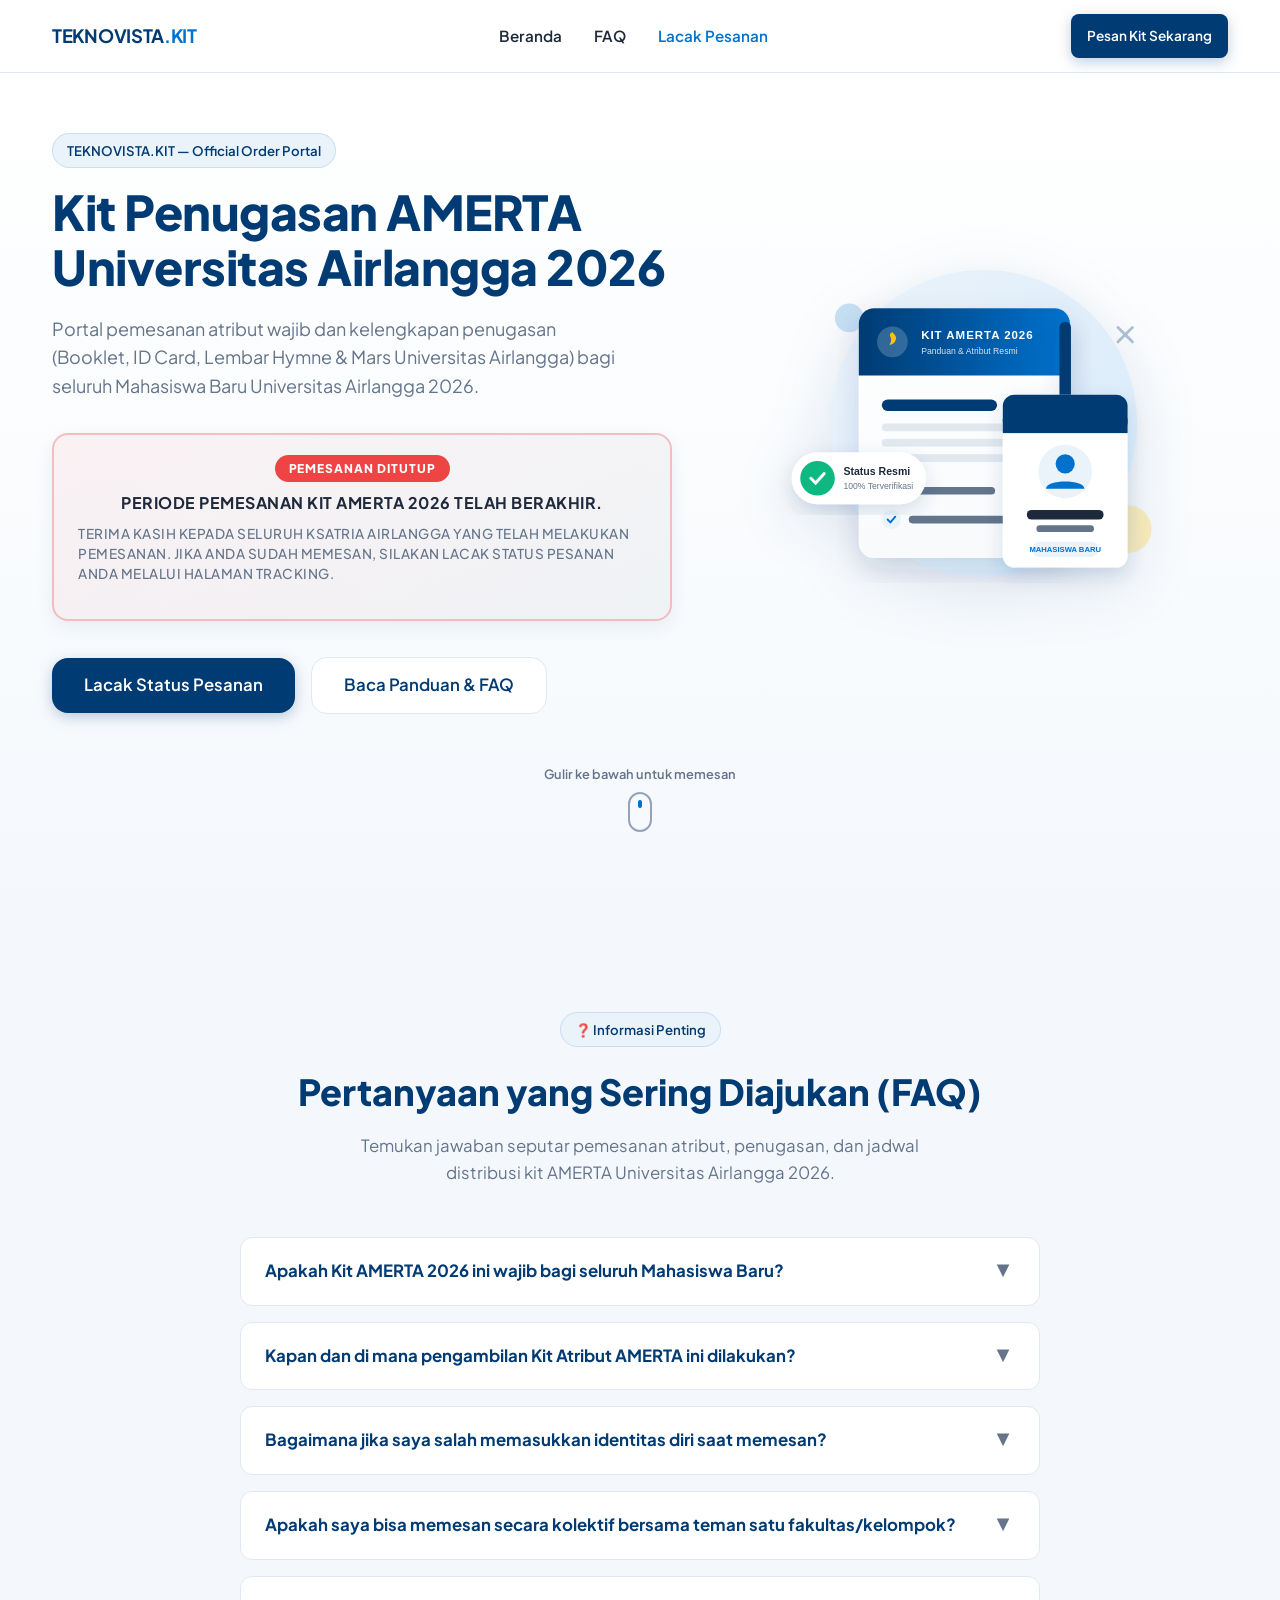
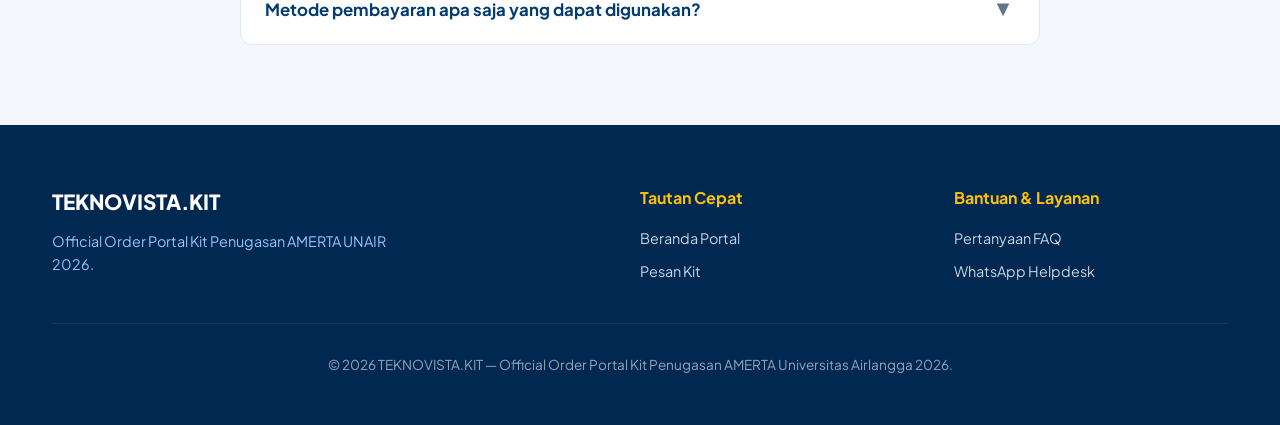
<file: index.html>
<!DOCTYPE html>
<html lang="id">
<head>
  <meta charset="UTF-8" />
  <meta name="viewport" content="width=device-width, initial-scale=1.0" />
  <title>TEKNOVISTA.KIT</title>
  <meta name="description" content="TEKNOVISTA.KIT — Official Order Portal Kit Penugasan AMERTA Universitas Airlangga 2026. Pesan atribut resmi dan paket lengkap dengan mudah." />
  <meta name="keywords" content="TEKNOVISTA.KIT, AMERTA 2026, Universitas Airlangga, UNAIR, Mahasiswa Baru, Ospek UNAIR, Kit Penugasan" />
  <link rel="preconnect" href="https://fonts.googleapis.com" />
  <link rel="preconnect" href="https://fonts.gstatic.com" crossorigin />
  <link rel="stylesheet" href="https://fonts.googleapis.com/css2?family=Plus+Jakarta+Sans:wght@400;500;600;700;800&display=swap" />
  <link rel="stylesheet" href="css/style.css" />
  <link rel="icon" type="image/x-icon" href="assets/icons/teknovista.webp">
  <!-- Open Graph / Facebook / WhatsApp Meta Tags -->
  <meta property="og:type" content="website" />
  <meta property="og:url" content="https://teknovistakit.vercel.app/" />
  <meta property="og:title" content="TEKNOVISTA.KIT — Official Order Portal Kit Penugasan AMERTA Universitas Airlangga 2026" />
  <meta property="og:description" content="Pesan atribut resmi dan paket lengkap kit penugasan AMERTA Universitas Airlangga 2026 dengan mudah dan cepat melalui portal resmi TEKNOVISTA.KIT." />
</head>
<body>

  <!-- =========================================================================
       NAVIGATION BAR
       ========================================================================= -->
  <nav class="navbar" role="navigation" aria-label="Navigasi Utama">
    <div class="container">
      <a href="#" class="brand-link" aria-label="Beranda TEKNOVISTA.KIT">
        <!-- <img src="assets/images/logo-unair-amerta.svg" alt="Logo TEKNOVISTA.KIT" /> -->
        <span class="font-bold text-primary" style="font-size: 1.15rem; letter-spacing: -0.3px;">TEKNOVISTA<span class="text-accent">.KIT</span></span>
      </a>
      <ul class="nav-links">
        <li><a href="#hero-section">Beranda</a></li>
        <li><a href="#faq-section">FAQ</a></li>
        <li><a href="tracking.html" style="color: var(--accent);">Lacak Pesanan</a></li>
      </ul>
      <a href="#order-section" class="btn btn-primary btn-sm">Pesan Kit Sekarang</a>
    </div>
  </nav>

  <!-- =========================================================================
       HERO SECTION
       ========================================================================= -->
  <header class="hero" id="hero-section">
    <div class="container hero-grid">
      <div class="hero-content">
        <div class="badge">TEKNOVISTA.KIT — Official Order Portal</div>
        <h1>Kit Penugasan AMERTA Universitas Airlangga 2026</h1>
        <p class="subtitle">
          Portal pemesanan atribut wajib dan kelengkapan penugasan (Booklet, ID Card, Lembar Hymne & Mars Universitas Airlangga) bagi seluruh Mahasiswa Baru Universitas Airlangga 2026.
        </p>

        <!-- Order Closed Notice -->
        <div class="countdown-container" aria-label="Masa pemesanan telah berakhir" style="border: 2px solid rgba(239, 68, 68, 0.3); background: linear-gradient(135deg, rgba(239, 68, 68, 0.06) 0%, rgba(107, 114, 128, 0.06) 100%);">
          <div class="countdown-header" style="flex-direction: column; gap: 8px;">
            <span style="background: var(--error, #ef4444); color: white; padding: 4px 14px; border-radius: 999px; font-size: 0.75rem; font-weight: 800; letter-spacing: 0.08em; text-transform: uppercase;">PEMESANAN DITUTUP</span>
            <span style="font-size: 1rem; font-weight: 700; color: var(--text-main);">Periode pemesanan Kit AMERTA 2026 telah berakhir.</span>
            <span style="font-size: 0.85rem; color: var(--text-muted); font-weight: 500; line-height: 1.5;">Terima kasih kepada seluruh Ksatria Airlangga yang telah melakukan pemesanan. Jika Anda sudah memesan, silakan lacak status pesanan Anda melalui halaman Tracking.</span>
          </div>
        </div>

        <div class="hero-actions">
          <a href="tracking.html" class="btn btn-primary btn-lg">Lacak Status Pesanan</a>
          <a href="#faq-section" class="btn btn-secondary btn-lg">Baca Panduan &amp; FAQ</a>
        </div>
      </div>

      <div class="hero-visual">
        <img src="assets/images/hero-illustration.svg" alt="Ilustrasi Kit Penugasan AMERTA 2026" width="500" height="380" fetchpriority="high" />
      </div>
    </div>

    <!-- Scroll Indicator -->
    <div class="scroll-indicator" aria-hidden="true">
      <span>Gulir ke bawah untuk memesan</span>
      <div class="scroll-mouse">
        <div class="scroll-wheel"></div>
      </div>
    </div>
  </header>

  <!-- =========================================================================
       MAIN CONTENT
       ========================================================================= -->
  <main>

    <!-- MULTI-STEP ORDER WIZARD SECTION (ORDER CLOSED) -->
    <section class="section-padding" id="order-section" aria-label="Pemesanan Ditutup" style="display: none;">
      <div class="container">
        <div class="section-header text-center">
          <div class="badge">⚡ Pemesanan Cepat nan Gercep</div>
          <h2>Portal Pemesanan Resmi TEKNOVISTA.KIT</h2>
          <p>Pilih atribut atau paket bundle, isi data diri Anda, dan konfirmasi bukti pembayaran dalam beberapa langkah mudah.</p>
        </div>

        <div class="wizard-section">
          <!-- Wizard Progress Bar -->
          <div class="wizard-progress-bar">
            <ol class="steps-list" aria-label="Progres Langkah Pemesanan">
              <li class="step-item active" data-step="1">
                <div class="step-circle">1</div>
                <span class="step-label">Pilih Atribut</span>
              </li>
              <li class="step-item" data-step="2">
                <div class="step-circle">2</div>
                <span class="step-label">Data Mahasiswa</span>
              </li>
              <li class="step-item" data-step="3">
                <div class="step-circle">3</div>
                <span class="step-label">Pembayaran</span>
              </li>
              <li class="step-item" data-step="4">
                <div class="step-circle">4</div>
                <span class="step-label">Konfirmasi</span>
              </li>
              <li class="step-item" data-step="5">
                <div class="step-circle">5</div>
                <span class="step-label">Selesai</span>
              </li>
            </ol>
          </div>

          <!-- Wizard Content Panels -->
          <div class="wizard-content">

            <!-- STEP 1: PRODUCT SELECTION -->
            <div class="step-panel active" id="wizardStepPanel-1">
              <div class="panel-header">
                <h3>Pilihan Atribut &amp; Paket Penugasan</h3>
                <p>Anda dapat memilih Paket Bundle Lengkap untuk penghematan maksimal, atau memilih produk secara satuan sesuai kebutuhan Anda.</p>
              </div>

              <!-- Bundle Banner -->
              <div class="bundle-banner" id="step1BundleBanner">
                <!-- Populated dynamically -->
              </div>

              <h4 style="font-size:1.1rem; font-weight:700; color:var(--primary); margin-bottom:16px;">Atribut Satuan (Non-Bundle)</h4>
              <div class="selection-grid" id="step1ProductsGrid">
                <!-- Populated dynamically -->
              </div>

              <!-- Live Summary Bar -->
              <div class="summary-live-bar">
                <div>
                  <div class="total-label" id="liveSummaryLabel">Terpilih: Belum ada produk</div>
                  <div style="font-size:0.8rem; color:var(--text-muted);">Harga sudah termasuk pajak &amp; biaya admin</div>
                </div>
                <div>
                  <span class="total-amount" id="liveSummaryAmount">Rp 0</span>
                </div>
              </div>
            </div>

            <!-- STEP 2: PARTICIPANT DATA -->
            <div class="step-panel" id="wizardStepPanel-2">
              <div class="panel-header">
                <h3>Identitas Ksatria Airlangga</h3>
                <p>Pastikan nama dan NIM sesuai dengan pendaftaran resmi penerimaan mahasiswa baru Universitas Airlangga.</p>
              </div>

              <form id="formParticipant" onsubmit="return false;">
                <div class="form-grid">
                  <div class="form-group">
                    <label class="form-label" for="input-nama">
                      <span>Nama Lengkap (Sesuai KTM / KTP) <span class="required-mark">*</span></span>
                    </label>
                    <input type="text" id="input-nama" class="form-input" placeholder="Contoh: Airlangga Satria Nusantara" />
                    <div class="error-message" id="error-input-nama"></div>
                  </div>

                  <div class="form-group">
                    <label class="form-label" for="input-nim">
                      <span>Nomor Induk Mahasiswa (NIM) <span class="required-mark">*</span></span>
                    </label>
                    <input type="text" id="input-nim" class="form-input" placeholder="Contoh: 102611133001" />
                    <div class="error-message" id="error-input-nim"></div>
                  </div>

                  <div class="form-group">
                    <label class="form-label" for="input-fakultas">
                      <span>Fakultas <span class="required-mark">*</span></span>
                    </label>
                    <select id="input-fakultas" class="form-select">
                      <option value="">-- Pilih Fakultas --</option>
                      <option value="Fakultas Kedokteran">Fakultas Kedokteran (FK)</option>
                      <option value="Fakultas Kedokteran Gigi">Fakultas Kedokteran Gigi (FKG)</option>
                      <option value="Fakultas Hukum">Fakultas Hukum (FH)</option>
                      <option value="Fakultas Ekonomi dan Bisnis">Fakultas Ekonomi dan Bisnis (FEB)</option>
                      <option value="Fakultas Farmasi">Fakultas Farmasi (FF)</option>
                      <option value="Fakultas Kedokteran Hewan">Fakultas Kedokteran Hewan (FKH)</option>
                      <option value="Fakultas Ilmu Sosial dan Ilmu Politik">Fakultas Ilmu Sosial dan Ilmu Politik (FISIP)</option>
                      <option value="Fakultas Sains dan Teknologi">Fakultas Sains dan Teknologi (FST)</option>
                      <option value="Fakultas Kesehatan Masyarakat">Fakultas Kesehatan Masyarakat (FKM)</option>
                      <option value="Fakultas Psikologi">Fakultas Psikologi (FPsi)</option>
                      <option value="Fakultas Ilmu Budaya">Fakultas Ilmu Budaya (FIB)</option>
                      <option value="Fakultas Keperawatan">Fakultas Keperawatan (FKp)</option>
                      <option value="Fakultas Perikanan dan Kelautan">Fakultas Perikanan dan Kelautan (FPK)</option>
                      <option value="Fakultas Teknologi Maju dan Multidisiplin">Fakultas Teknologi Maju &amp; Multidisiplin (FTMM)</option>
                      <option value="Fakultas Vokasi">Fakultas Vokasi (FV)</option>
                    </select>
                    <div class="error-message" id="error-input-fakultas"></div>
                  </div>

                  <div class="form-group">
                    <label class="form-label" for="input-whatsapp">
                      <span>Nomor WhatsApp Aktif <span class="required-mark">*</span></span>
                    </label>
                    <input type="tel" id="input-whatsapp" class="form-input" placeholder="Contoh: 081234567890" />
                    <div class="error-message" id="error-input-whatsapp"></div>
                  </div>

                  <div class="form-group">
                    <label class="form-label" for="input-alamat">
                      <span>Alamat Domisili Surabaya / Kos (Opsional)</span>
                    </label>
                    <input type="text" id="input-alamat" class="form-input" placeholder="Contoh: Jl. Dharmawangsa Dalam No. 14" />
                    <div class="error-message" id="error-input-alamat"></div>
                  </div>
                </div>
              </form>
            </div>

            <!-- STEP 3: PAYMENT & FILE UPLOAD -->
            <div class="step-panel" id="wizardStepPanel-3">
              <div class="panel-header">
                <h3>Pembayaran &amp; Unggah Bukti Transfer</h3>
                <p>Silakan lakukan pembayaran sesuai nominal total tagihan. Unggah foto atau screenshot bukti transaksi untuk proses verifikasi otomatis oleh sistem.</p>
              </div>

              <div class="payment-grid">
                <!-- Payment Methods & Info -->
                <div class="payment-card">
                  <h4>Pilih Metode Pembayaran</h4>
                  <div class="form-group mb-4">
                    <select id="paymentMethodSelect" class="form-select">
                      <option value="qris">QRIS</option>
                      <!-- <option value="transfer">Transfer Bank Resmi UNAIR (Mandiri / BNI / BSI)</option> -->
                    </select>
                  </div>

                  <div class="qris-box">
                    <img src="assets/images/qris.webp" alt="Scan QRIS Teknovista.Kit 2026" />
                    <div style="font-size:0.85rem; font-weight:700; color:var(--primary);">Scan QRIS dengan E-Wallet atau M-Banking Anda</div>
                  </div>

                  <!-- <div class="bank-info">
                    <div class="bank-row">
                      <span>Bank Mandiri</span>
                      <span class="font-bold">141-00-1029384-7 a.n. AMERTA UNAIR</span>
                    </div>
                    <div class="bank-row">
                      <span>Bank BNI</span>
                      <span class="font-bold">0987654321 a.n. PANITIA AMERTA</span>
                    </div>
                  </div> -->
                </div>

                <!-- Upload Proof Card -->
                <div class="payment-card">
                  <h4>Unggah Bukti Pembayaran</h4>
                  <p style="font-size:0.875rem; color:var(--text-muted); margin-bottom:16px;">
                    Total tagihan yang harus dibayar: <strong class="text-accent" style="font-size:1.15rem;" id="paymentStepTotalAmount">Rp 0</strong>
                  </p>

                  <div class="upload-zone" id="dropZoneArea">
                    <div class="upload-icon">📤</div>
                    <h5>Tarik &amp; Lepas File Bukti Pembayaran</h5>
                    <p>Atau klik untuk memilih dari perangkat Anda</p>
                    <p style="font-size:0.75rem; color:var(--text-light); margin-top:8px;">Format didukung: JPG, PNG, atau WEBP (Maks. 5 MB)</p>
                  </div>

                  <input type="file" id="proofFileInput" accept="image/jpeg,image/png,image/webp" style="display:none;" />

                  <!-- File Preview Container -->
                  <div class="file-preview-box" id="filePreviewContainer" style="display:none;">
                    <div class="file-preview-content">
                      <div class="file-thumb" id="previewFileThumb"></div>
                      <div class="file-info">
                        <div class="file-name" id="previewFileName">bukti-transfer.png</div>
                        <div class="file-size" id="previewFileSize">1.2 MB</div>
                      </div>
                    </div>
                    <div class="file-actions">
                      <button type="button" class="btn btn-secondary btn-sm" id="btnReplaceFile">Ganti</button>
                      <button type="button" class="btn btn-outline btn-sm" style="color:var(--error); border-color:var(--error);" id="btnRemoveFile">Hapus</button>
                    </div>
                  </div>
                </div>
              </div>
            </div>

            <!-- STEP 4: CONFIRMATION REVIEW -->
            <div class="step-panel" id="wizardStepPanel-4">
              <div class="panel-header">
                <h3>Tinjau Ulang &amp; Konfirmasi Pesanan</h3>
                <p>Periksa kembali kebenaran identitas mahasiswa dan daftar atribut pesanan sebelum dikirim ke sistem verifikasi AMERTA UNAIR 2026.</p>
              </div>

              <div class="confirm-grid">
                <div>
                  <div class="review-box">
                    <h4>📋 Data Identitas Ksatria</h4>
                    <div id="reviewParticipantData"></div>
                  </div>

                  <div class="review-box">
                    <h4>📦 Rincian Pesanan Atribut</h4>
                    <div id="reviewProductData"></div>
                  </div>
                </div>

                <div>
                  <div class="review-box">
                    <h4>💳 Informasi Pembayaran</h4>
                    <div id="reviewPaymentData"></div>
                  </div>

                  <div class="review-box" style="background-color:var(--warning-light); border-color:var(--warning);">
                    <h4 style="color:#B45309;">⚠️ Pernyataan Kebenaran Data</h4>
                    <label style="display:flex; gap:12px; align-items:flex-start; cursor:pointer; font-size:0.875rem; color:#78350F; line-height:1.5;">
                      <input type="checkbox" id="checkAgreeTerms" checked style="margin-top:3px; width:18px; height:18px; flex-shrink:0;" />
                      <span>Saya menyatakan bahwa seluruh data diri dan bukti pembayaran yang saya lampirkan adalah sah dan benar. Saya siap mengikuti seluruh tata tertib penugasan AMERTA Universitas Airlangga 2026.</span>
                    </label>
                  </div>
                </div>
              </div>
            </div>

            <!-- STEP 5: SUCCESS PAGE -->
            <div class="step-panel" id="wizardStepPanel-5">
              <div class="success-panel">
                <div class="success-illustration">
                  <img src="assets/images/success-illustration.svg" alt="Pemesanan Berhasil" />
                </div>
                <h3>Pemesanan Kit AMERTA Berhasil!</h3>
                <p>Terima kasih ksatria Airlangga! Pesanan Anda telah diterima oleh sistem dan sedang menunggu verifikasi oleh admin teknovista.kit 2026. Jangan lupa konfirmasi pesanan kamu ke admin serta simpan nomor orderan kalian, Ya!</p>
                
                <!-- CATATAN PENTING KELOMPOK AMERTA -->
                <div class="info-note-card" style="background: rgba(59, 130, 246, 0.08); border-left: 4px solid #2563eb; padding: 12px 16px; border-radius: 8px; margin: 16px auto 24px; max-width: 500px; text-align: left; font-size: 0.9rem; color: var(--text-main, #1e293b);">
                  ℹ️ <strong>Catatan Kelompok AMERTA:</strong> Apabila kelompok AMERTA (Garuda &amp; Ksatria) nanti sudah resmi dibagikan, silakan hubungi <strong>Contact Person / Admin WhatsApp</strong> untuk memperbarui data kelompok pada pesanan kamu.
                </div>
                
                <div class="order-id-card">
                  <div class="order-id-label">Nomor Pesanan / Order ID</div>
                  <div class="order-id-value" id="successOrderIdDisplay">AMERTA26-000000</div>
                  <button type="button" class="btn btn-secondary btn-sm" id="btnCopyOrderId">
                    <svg class="lucide-icon" xmlns="http://www.w3.org/2000/svg" width="16" height="16" viewBox="0 0 24 24" fill="none" stroke="currentColor" stroke-width="2" stroke-linecap="round" stroke-linejoin="round"><rect width="14" height="14" x="8" y="8" rx="2" ry="2"/><path d="M4 16c-1.1 0-2-.9-2-2V4c0-1.1.9-2 2-2h10c1.1 0 2 .9 2 2"/></svg>
                    <span>Salin nomor pesanan</span>
                  </button>
                </div>

                <div id="successOrderSummary"></div>

                <div class="success-actions">
                  <!-- Tautan Grup WhatsApp (Ganti href dengan link grup yang asli) -->
                  <a href="https://chat.whatsapp.com/H376wSf1WV0DH1BsGCCyIP" target="_blank" rel="noopener" class="btn btn-primary btn-lg" style="background-color: #25D366; border-color: #25D366; color: white; display: flex; align-items: center; justify-content: center; gap: 8px;">
                    <svg class="lucide-icon" xmlns="http://www.w3.org/2000/svg" width="18" height="18" viewBox="0 0 24 24" fill="none" stroke="currentColor" stroke-width="2" stroke-linecap="round" stroke-linejoin="round"><path d="M17 21v-2a4 4 0 0 0-4-4H5a4 4 0 0 0-4 4v2"></path><circle cx="9" cy="7" r="4"></circle><path d="M23 21v-2a4 4 0 0 0-3-3.87"></path><path d="M16 3.13a4 4 0 0 1 0 7.75"></path></svg>
                    <span>Gabung Grup WhatsApp</span>
                  </a>

                  <button type="button" class="btn btn-whatsapp btn-lg" id="btnWhatsappAdmin">
                    <svg class="lucide-icon" xmlns="http://www.w3.org/2000/svg" width="18" height="18" viewBox="0 0 24 24" fill="none" stroke="currentColor" stroke-width="2" stroke-linecap="round" stroke-linejoin="round"><path d="M7.9 20A9 9 0 1 0 4 16.1L2 22Z"/></svg>
                    <span>Konfirmasi ke WhatsApp Admin</span>
                  </button>
                  <button type="button" class="btn btn-secondary btn-lg" onclick="const orderId = document.getElementById('successOrderIdDisplay')?.textContent?.trim() || window.appState?.order?.orderId; if(orderId && orderId !== 'AMERTA26-000000') { window.location.href = `tracking.html?orderId=${encodeURIComponent(orderId)}`; } else { window.location.href = 'tracking.html'; }">
                    <svg class="lucide-icon" xmlns="http://www.w3.org/2000/svg" width="18" height="18" viewBox="0 0 24 24" fill="none" stroke="currentColor" stroke-width="2" stroke-linecap="round" stroke-linejoin="round"><circle cx="11" cy="11" r="8"/><path d="m21 21-4.3-4.3"/></svg>
                    <span>Lacak Pesanan</span>
                  </button>
                  <button type="button" class="btn btn-primary btn-lg" onclick="resetAndGoHome()">
                    <svg class="lucide-icon" xmlns="http://www.w3.org/2000/svg" width="18" height="18" viewBox="0 0 24 24" fill="none" stroke="currentColor" stroke-width="2" stroke-linecap="round" stroke-linejoin="round"><path d="m3 9 9-7 9 7v11a2 2 0 0 1-2 2H5a2 2 0 0 1-2-2z"/><polyline points="9 22 9 12 15 12 15 22"/></svg>
                    <span>Kembali ke Beranda</span>
                  </button>
                </div>
              </div>
            </div>

          </div>

          <!-- Wizard Footer Controls -->
          <div class="wizard-footer" id="wizardControlsFooter">
            <!-- Step 1 Controls -->
            <div id="controlsStep1" style="width:100%; display:flex; justify-content:flex-end;">
              <button type="button" class="btn btn-primary btn-lg" id="btnNextToStep2">Lanjut ke Data Ksatria &rarr;</button>
            </div>

            <!-- Step 2 Controls -->
            <div id="controlsStep2" style="width:100%; display:none; justify-content:space-between;">
              <button type="button" class="btn btn-secondary btn-lg" id="btnBackToStep1">&larr; Kembali</button>
              <button type="button" class="btn btn-primary btn-lg" id="btnNextToStep3">Lanjut ke Pembayaran &rarr;</button>
            </div>

            <!-- Step 3 Controls -->
            <div id="controlsStep3" style="width:100%; display:none; justify-content:space-between;">
              <button type="button" class="btn btn-secondary btn-lg" id="btnBackToStep2">&larr; Kembali</button>
              <button type="button" class="btn btn-primary btn-lg" id="btnNextToStep4">Tinjau Pesanan &rarr;</button>
            </div>

            <!-- Step 4 Controls -->
            <div id="controlsStep4" style="width:100%; display:none; justify-content:space-between;">
              <button type="button" class="btn btn-secondary btn-lg" id="btnBackToStep3">&larr; Kembali</button>
              <button type="button" class="btn btn-primary btn-lg" style="background-color:var(--success);" id="btnSubmitOrder">✨ Konfirmasi &amp; Kirim Pesanan</button>
            </div>

            <!-- Step 5 Controls -->
            <div id="controlsStep5" style="width:100%; display:none;"></div>
          </div>
        </div>
      </div>
    </section>

    <!-- FAQ ACCORDION SECTION -->
    <section class="section-padding" id="faq-section" aria-label="Tanya Jawab">
      <div class="container">
        <div class="section-header text-center">
          <div class="badge">❓ Informasi Penting</div>
          <h2>Pertanyaan yang Sering Diajukan (FAQ)</h2>
          <p>Temukan jawaban seputar pemesanan atribut, penugasan, dan jadwal distribusi kit AMERTA Universitas Airlangga 2026.</p>
        </div>

        <div class="faq-list">
          <div class="faq-item">
            <div class="faq-header">
              <span>Apakah Kit AMERTA 2026 ini wajib bagi seluruh Mahasiswa Baru?</span>
              <div class="faq-icon">▼</div>
            </div>
            <div class="faq-body">
              <div class="faq-content">
                Betul, hukumnya wajib untuk seluruh Ksatria Airlangga muda. Jangan sampai tugas berkaitan dengan Kit ini bikin kamu stres dan kena sanksi. Ayo Pesan di web ini untuk bantuan tugas instan dan aman!
              </div>
            </div>
          </div>

          <div class="faq-item">
            <div class="faq-header">
              <span>Kapan dan di mana pengambilan Kit Atribut AMERTA ini dilakukan?</span>
              <div class="faq-icon">▼</div>
            </div>
            <div class="faq-body">
              <div class="faq-content">
                Pengambilan kit atribut akan diumumkan lebih lanjut nanti, jangan lupa untuk menunjukkan nomor pesanan dan kartu identitas, Ya!.
              </div>
            </div>
          </div>

          <div class="faq-item">
            <div class="faq-header">
              <span>Bagaimana jika saya salah memasukkan identitas diri saat memesan?</span>
              <div class="faq-icon">▼</div>
            </div>
            <div class="faq-body">
              <div class="faq-content">
                Jika Anda mengalami kesalahan input setelah pesanan dikirim, segera hubungi kontak WhatsApp Admin AMERTA yang tertera dengan menyertakan Nomor Pesanan Anda sebelum tanggal verifikasi berakhir.
              </div>
            </div>
          </div>

          <div class="faq-item">
            <div class="faq-header">
              <span>Apakah saya bisa memesan secara kolektif bersama teman satu fakultas/kelompok?</span>
              <div class="faq-icon">▼</div>
            </div>
            <div class="faq-body">
              <div class="faq-content">
                Pemesanan dalam sistem ini dirancang per individu untuk memastikan verifikasi NIM dan nama tercetak dengan akurat pada penugasan masing-masing mahasiswa. Namun, kalian bisa memesan berkali-kali untuk teman kalian!
              </div>
            </div>
          </div>

          <div class="faq-item">
            <div class="faq-header">
              <span>Metode pembayaran apa saja yang dapat digunakan?</span>
              <div class="faq-icon">▼</div>
            </div>
            <div class="faq-body">
              <div class="faq-content">
                Kami mendukung pembayaran instan melalui QRIS yang dapat discan dari seluruh aplikasi Mobile Banking dan E-Wallet.
              </div>
            </div>
          </div>
        </div>
      </div>
    </section>

  </main>

  <!-- =========================================================================
       FOOTER
       ========================================================================= -->
  <footer class="footer" role="contentinfo">
    <div class="container">
      <div class="footer-grid">
        <div class="footer-brand">
          <h4>TEKNOVISTA.KIT</h4>
          <p>
            Official Order Portal Kit Penugasan AMERTA UNAIR 2026.
          </p>
        </div>

        <div class="footer-col">
          <h5>Tautan Cepat</h5>
          <div class="footer-links">
            <a href="#hero-section">Beranda Portal</a>
            <a href="#order-section">Pesan Kit</a>
          </div>
        </div>

        <div class="footer-col">
          <h5>Bantuan &amp; Layanan</h5>
          <div class="footer-links">
            <a href="#faq-section">Pertanyaan FAQ</a>
            <a href="https://wa.me/62881036633600" target="_blank" rel="noopener">WhatsApp Helpdesk</a>
            <!-- <span>Gedung Student Center Kampus C UNAIR</span> -->
          </div>
        </div>
      </div>

      <div class="footer-bottom">
        &copy; 2026 TEKNOVISTA.KIT — Official Order Portal Kit Penugasan AMERTA Universitas Airlangga 2026.
      </div>
    </div>
  </footer>

  <!-- Modular JavaScript Architecture -->
  <script src="js/constants.js" defer></script>
  <script src="js/config.js" defer></script>
  <script src="js/products.js" defer></script>
  <script src="js/utils/formatter.js" defer></script>
  <script src="js/utils/storage.js" defer></script>
  <script src="js/utils/toast.js" defer></script>
  <script src="js/utils/modal.js" defer></script>
  <script src="js/utils/validator.js" defer></script>
  <script src="js/services/api.js" defer></script>
  <script src="js/app.js" defer></script>
</body>
</html>
</file>
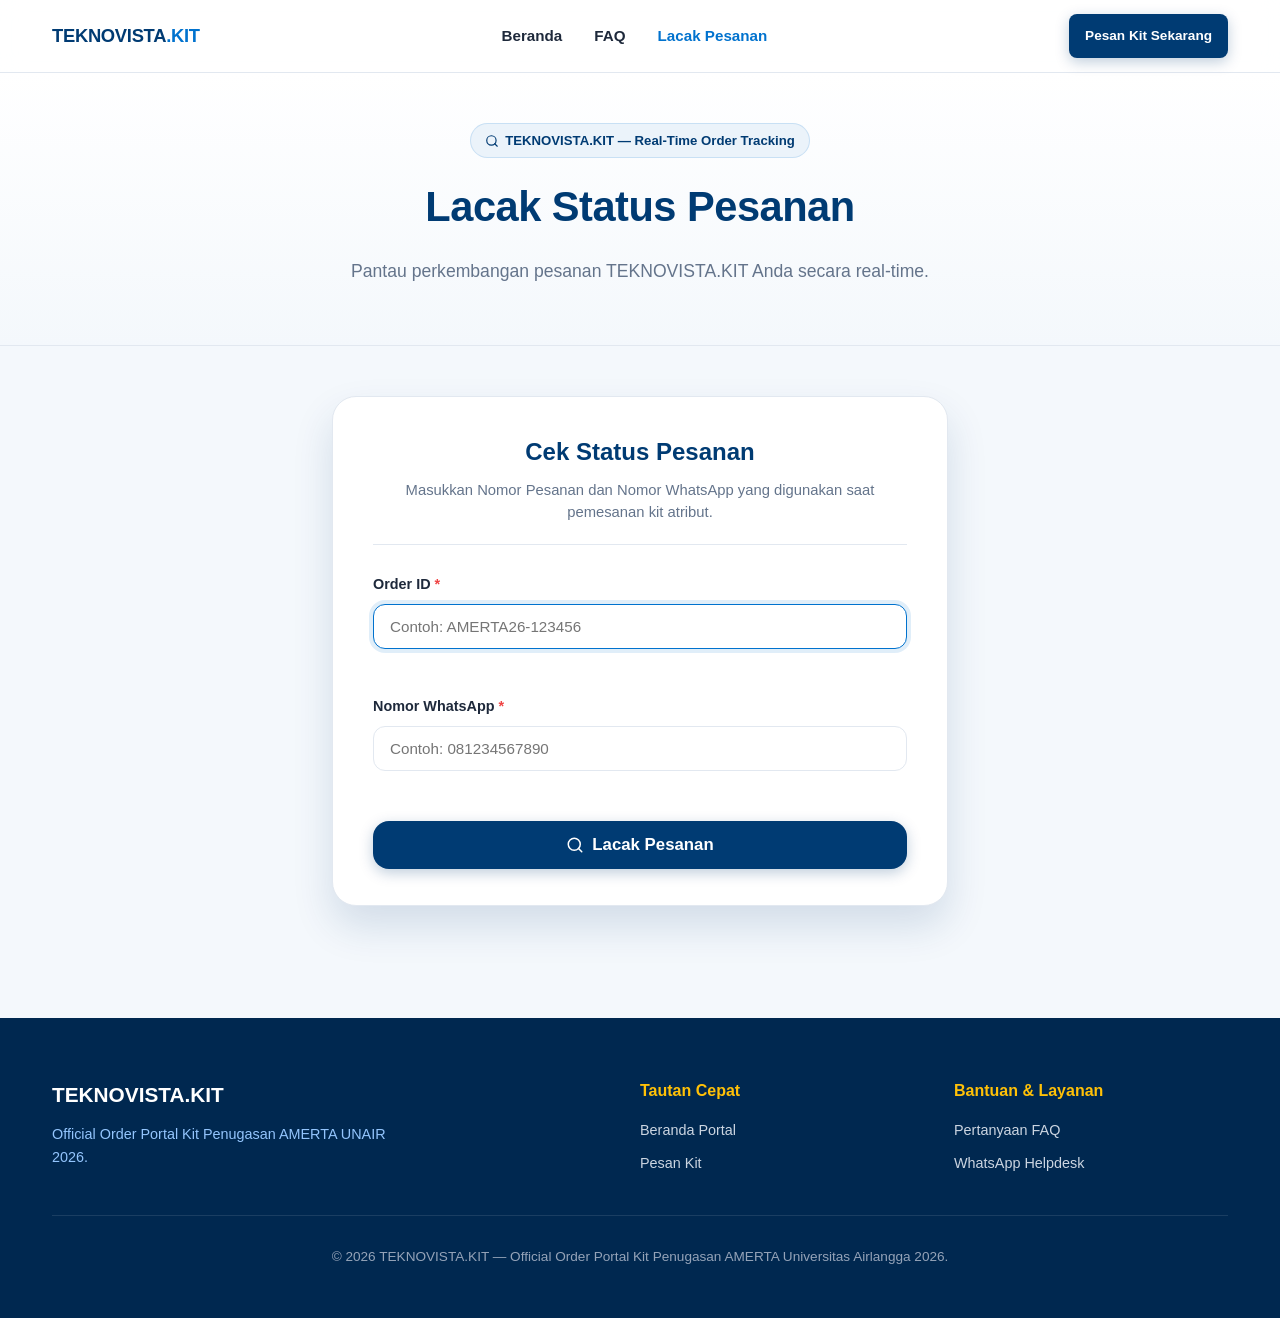
<file: tracking.html>
<!DOCTYPE html>
<html lang="id">
<head>
  <meta charset="UTF-8" />
  <meta name="viewport" content="width=device-width, initial-scale=1.0" />
  <title>TEKNOVISTA.KIT</title>
  <meta name="description" content="Pantau perkembangan pesanan TEKNOVISTA.KIT Kit Penugasan AMERTA Universitas Airlangga 2026 secara real-time." />
  <meta name="keywords" content="Lacak Pesanan TEKNOVISTA.KIT, AMERTA 2026, Tracking Order UNAIR" />
  <link rel="stylesheet" href="css/style.css" />
  <link rel="icon" type="image/x-icon" href="assets/icons/teknovista.webp">
</head>
<body>

  <!-- =========================================================================
       NAVIGATION BAR (Existing Site Navbar Structure)
       ========================================================================= -->
  <nav class="navbar" role="navigation" aria-label="Navigasi Utama">
    <div class="container">
      <a href="index.html" class="brand-link" aria-label="Beranda TEKNOVISTA.KIT">
        <span class="font-bold text-primary" style="font-size: 1.15rem; letter-spacing: -0.3px;">TEKNOVISTA<span class="text-accent">.KIT</span></span>
      </a>
      <ul class="nav-links">
        <li><a href="index.html#hero-section">Beranda</a></li>
        <li><a href="index.html#faq-section">FAQ</a></li>
        <li><a href="tracking.html" style="color: var(--accent);">Lacak Pesanan</a></li>
      </ul>
      <a href="index.html#order-section" class="btn btn-primary btn-sm">Pesan Kit Sekarang</a>
    </div>
  </nav>

  <!-- =========================================================================
       HERO SECTION
       ========================================================================= -->
  <header class="hero tracking-hero">
    <div class="container text-center">
      <div class="badge">
        <svg class="lucide-icon" xmlns="http://www.w3.org/2000/svg" width="14" height="14" viewBox="0 0 24 24" fill="none" stroke="currentColor" stroke-width="2" stroke-linecap="round" stroke-linejoin="round"><circle cx="11" cy="11" r="8"/><path d="m21 21-4.3-4.3"/></svg>
        <span>TEKNOVISTA.KIT — Real-Time Order Tracking</span>
      </div>
      <h1>Lacak Status Pesanan</h1>
      <p class="subtitle mx-auto">
        Pantau perkembangan pesanan TEKNOVISTA.KIT Anda secara real-time.
      </p>
    </div>
  </header>

  <!-- =========================================================================
       MAIN TRACKING CONTENT
       ========================================================================= -->
  <main role="main">
    <section class="section-padding tracking-section" aria-label="Pencarian Status Pesanan">
      <div class="container tracking-container">
        
        <!-- Tracking Card (Form) -->
        <div class="tracking-card">
          <div class="tracking-card-header">
            <h3>Cek Status Pesanan</h3>
            <p>Masukkan Nomor Pesanan dan Nomor WhatsApp yang digunakan saat pemesanan kit atribut.</p>
          </div>

          <form id="trackingForm" onsubmit="return false;" aria-label="Formulir Lacak Pesanan">
            <div class="form-group mb-4">
              <label class="form-label" for="track-order-id">
                <span>Order ID <span class="required-mark">*</span></span>
              </label>
              <input 
                type="text" 
                id="track-order-id" 
                class="form-input" 
                placeholder="Contoh: AMERTA26-123456" 
                autocomplete="off" 
                required 
              />
              <div class="error-message" id="error-track-order-id"></div>
            </div>

            <div class="form-group mb-4">
              <label class="form-label" for="track-whatsapp">
                <span>Nomor WhatsApp <span class="required-mark">*</span></span>
              </label>
              <input 
                type="tel" 
                id="track-whatsapp" 
                class="form-input" 
                placeholder="Contoh: 081234567890" 
                required 
              />
              <div class="error-message" id="error-track-whatsapp"></div>
            </div>

            <div class="form-actions mt-4">
              <button type="submit" class="btn btn-primary btn-lg w-100" id="btnTrackOrder">
                <svg class="lucide-icon" xmlns="http://www.w3.org/2000/svg" width="18" height="18" viewBox="0 0 24 24" fill="none" stroke="currentColor" stroke-width="2" stroke-linecap="round" stroke-linejoin="round"><circle cx="11" cy="11" r="8"/><path d="m21 21-4.3-4.3"/></svg>
                <span>Lacak Pesanan</span>
              </button>
            </div>
          </form>
        </div>

        <!-- Loading State -->
        <div id="trackingLoadingState" class="tracking-loading-card" style="display: none;" role="status" aria-live="polite">
          <div class="tracking-spinner"></div>
          <p class="loading-text font-bold text-primary mt-3">Mencari data pesanan...</p>
          <p class="loading-subtext text-muted">Mohon tunggu sebentar, sistem sedang memverifikasi data pesanan Anda di database AMERTA 2026.</p>
        </div>

        <!-- Result / Error Card Container -->
        <div id="trackingResultContainer" class="tracking-result-container" style="display: none;" aria-live="polite"></div>

      </div>
    </section>
  </main>

  <!-- =========================================================================
       FOOTER (Existing Site Footer Structure)
       ========================================================================= -->
  <footer class="footer" role="contentinfo">
    <div class="container">
      <div class="footer-grid">
        <div class="footer-brand">
          <h4>TEKNOVISTA.KIT</h4>
          <p>
            Official Order Portal Kit Penugasan AMERTA UNAIR 2026.
          </p>
        </div>

        <div class="footer-col">
          <h5>Tautan Cepat</h5>
          <div class="footer-links">
            <a href="#hero-section">Beranda Portal</a>
            <a href="#order-section">Pesan Kit</a>
          </div>
        </div>

        <div class="footer-col">
          <h5>Bantuan &amp; Layanan</h5>
          <div class="footer-links">
            <a href="#faq-section">Pertanyaan FAQ</a>
            <a href="https://wa.me/62881036633600" target="_blank" rel="noopener">WhatsApp Helpdesk</a>
            <!-- <span>Gedung Student Center Kampus C UNAIR</span> -->
          </div>
        </div>
      </div>

      <div class="footer-bottom">
        &copy; 2026 TEKNOVISTA.KIT — Official Order Portal Kit Penugasan AMERTA Universitas Airlangga 2026.
      </div>
    </div>
  </footer>

  <div id="toastContainer" class="toast-container" role="alert" aria-live="assertive"></div>

  <!-- Modular JavaScript Dependencies -->
  <script src="js/constants.js"></script>
  <script src="js/config.js"></script>
  <script src="js/services/trackingService.js"></script>
  <script src="js/tracking.js"></script>
</body>
</html>
</file>
<file: css/style.css>
/* ==========================================================================
   1. DESIGN SYSTEM & VARIABLES
   ========================================================================== */
:root {
  /* Color Palette - Official Universitas Airlangga Deep Blue & Modern Ice Blue */
  --primary: #003B73;
  --primary-light: #0056A8;
  --primary-dark: #002850;
  --accent: #0072CE;
  --accent-hover: #005EAA;
  --accent-light: #EBF3FA;
  --surface: #FFFFFF;
  --background: #F4F8FC;
  
  /* Text & Typography */
  --text-main: #1E293B;
  --text-muted: #64748B;
  --text-light: #94A3B8;
  --border: #E2E8F0;
  --border-focus: #0072CE;
  
  /* Status Colors */
  --success: #10B981;
  --success-light: #ECFDF5;
  --warning: #F59E0B;
  --warning-light: #FFFBEB;
  --error: #EF4444;
  --error-light: #FEF2F2;
  
  /* Shadows - Soft & Premium */
  --shadow-sm: 0 2px 8px rgba(0, 59, 115, 0.04);
  --shadow-md: 0 6px 18px rgba(0, 59, 115, 0.07);
  --shadow-lg: 0 14px 30px rgba(0, 59, 115, 0.10);
  --shadow-xl: 0 20px 40px rgba(0, 59, 115, 0.14);
  
  /* Radii & Transitions */
  --radius-sm: 8px;
  --radius-md: 12px;
  --radius-lg: 16px;
  --radius-xl: 24px;
  --radius-full: 9999px;
  --transition: all 250ms cubic-bezier(0.4, 0, 0.2, 1);
}

/* ==========================================================================
   2. RESET & BASE STYLES
   ========================================================================== */
*, *::before, *::after {
  box-sizing: border-box;
  margin: 0;
  padding: 0;
}

html {
  scroll-behavior: smooth;
  font-size: 16px;
  overflow-x: hidden;
}

body {
  font-family: 'Plus Jakarta Sans', -apple-system, BlinkMacSystemFont, "Segoe UI", Roboto, sans-serif;
  background-color: var(--background);
  color: var(--text-main);
  line-height: 1.6;
  -webkit-font-smoothing: antialiased;
  -moz-osx-font-smoothing: grayscale;
  overflow-x: hidden;
}

img, svg {
  max-width: 100%;
  height: auto;
  display: block;
}

a {
  color: inherit;
  text-decoration: none;
}

button, input, select, textarea {
  font-family: inherit;
  font-size: inherit;
  border: none;
  background: none;
  outline: none;
}

button {
  cursor: pointer;
}

ul, ol {
  list-style: none;
}

/* ==========================================================================
   3. UTILITIES & LAYOUT CONTAINERS
   ========================================================================== */
.container {
  width: 100%;
  max-width: 1240px;
  margin: 0 auto;
  padding: 0 20px;
}

.section-padding {
  padding: 80px 0;
}

@media (max-width: 768px) {
  .section-padding {
    padding: 50px 0;
  }
}

.text-center { text-align: center; }
.font-bold { font-weight: 700; }
.text-accent { color: var(--accent); }
.text-primary { color: var(--primary); }
.text-muted { color: var(--text-muted); }

.badge {
  display: inline-flex;
  align-items: center;
  gap: 6px;
  padding: 6px 14px;
  border-radius: var(--radius-full);
  font-size: 0.825rem;
  font-weight: 600;
  background-color: var(--accent-light);
  color: var(--primary);
  margin-bottom: 16px;
  border: 1px solid rgba(0, 114, 206, 0.15);
}

/* ==========================================================================
   4. NAVIGATION BAR
   ========================================================================== */
.navbar {
  position: sticky;
  top: 0;
  z-index: 100;
  background-color: rgba(255, 255, 255, 0.92);
  backdrop-filter: blur(12px);
  border-bottom: 1px solid var(--border);
  padding: 14px 0;
  transition: var(--transition);
}

.navbar .container {
  display: flex;
  align-items: center;
  justify-content: space-between;
}

.brand-link {
  display: flex;
  align-items: center;
  gap: 12px;
}

.brand-link img {
  height: 44px;
  width: auto;
}

.nav-links {
  display: flex;
  align-items: center;
  gap: 32px;
}

.nav-links a {
  font-weight: 600;
  color: var(--text-main);
  transition: var(--transition);
  font-size: 0.95rem;
}

.nav-links a:hover {
  color: var(--accent);
}

@media (max-width: 768px) {
  .navbar {
    padding: 10px 0;
  }
  .navbar .container {
    display: flex;
    flex-wrap: wrap;
    align-items: center;
    justify-content: space-between;
    gap: 10px;
  }
  .brand-link {
    flex: 0 0 auto;
  }
  .navbar .btn {
    flex: 0 0 auto;
    padding: 7px 14px;
    font-size: 0.82rem;
    min-height: 38px;
    border-radius: var(--radius-sm);
  }
  .nav-links {
    display: flex !important;
    width: 100%;
    order: 3;
    justify-content: center;
    align-items: center;
    gap: 8px;
    padding-top: 10px;
    margin-top: 4px;
    border-top: 1px dashed var(--border);
    overflow-x: auto;
    -webkit-overflow-scrolling: touch;
    scrollbar-width: none;
  }
  .nav-links::-webkit-scrollbar {
    display: none;
  }
  .nav-links li {
    flex-shrink: 0;
  }
  .nav-links a {
    display: inline-flex;
    align-items: center;
    padding: 6px 14px;
    font-size: 0.825rem;
    border-radius: var(--radius-full);
    background-color: var(--surface);
    border: 1px solid var(--border);
    white-space: nowrap;
    line-height: 1.2;
  }
  .nav-links a[href="tracking.html"],
  .nav-links a[href*="tracking.html"] {
    background-color: #EBF3FA;
    color: var(--accent) !important;
    border-color: #93C5FD;
    font-weight: 700;
  }
}

/* ==========================================================================
   5. BUTTONS
   ========================================================================== */
.btn {
  display: inline-flex;
  align-items: center;
  justify-content: center;
  gap: 8px;
  padding: 12px 24px;
  border-radius: var(--radius-md);
  font-weight: 600;
  font-size: 0.95rem;
  transition: var(--transition);
  text-align: center;
  white-space: nowrap;
}

.btn-primary {
  background-color: var(--primary);
  color: #FFFFFF;
  box-shadow: 0 4px 14px rgba(0, 59, 115, 0.25);
}

.btn-primary:hover:not(:disabled) {
  background-color: var(--primary-light);
  transform: translateY(-2px);
  box-shadow: 0 6px 20px rgba(0, 59, 115, 0.35);
}

.btn-accent {
  background-color: var(--accent);
  color: #FFFFFF;
  box-shadow: 0 4px 14px rgba(0, 114, 206, 0.25);
}

.btn-accent:hover:not(:disabled) {
  background-color: var(--accent-hover);
  transform: translateY(-2px);
  box-shadow: 0 6px 20px rgba(0, 114, 206, 0.35);
}

.btn-secondary {
  background-color: var(--surface);
  color: var(--primary);
  border: 1px solid var(--border);
}

.btn-secondary:hover:not(:disabled) {
  background-color: var(--accent-light);
  border-color: var(--accent);
  transform: translateY(-2px);
}

.btn-outline {
  background-color: transparent;
  color: var(--primary);
  border: 2px solid var(--primary);
}

.btn-outline:hover:not(:disabled) {
  background-color: var(--primary);
  color: #FFFFFF;
}

.btn-whatsapp {
  background-color: #25D366;
  color: #FFFFFF;
  box-shadow: 0 4px 14px rgba(37, 211, 102, 0.25);
}

.btn-whatsapp:hover:not(:disabled) {
  background-color: #1EBE5D;
  transform: translateY(-2px);
  box-shadow: 0 6px 20px rgba(37, 211, 102, 0.35);
}

.btn:disabled {
  opacity: 0.5;
  cursor: not-allowed;
  transform: none !important;
  box-shadow: none !important;
}

.btn-lg {
  padding: 14px 32px;
  font-size: 1.05rem;
  border-radius: var(--radius-lg);
}

.btn-sm {
  padding: 8px 16px;
  font-size: 0.85rem;
  border-radius: var(--radius-sm);
}

/* ==========================================================================
   6. HERO SECTION
   ========================================================================== */
.hero {
  position: relative;
  padding: 60px 0 100px;
  background: linear-gradient(180deg, var(--surface) 0%, var(--background) 100%);
  overflow: hidden;
}

.hero-grid {
  display: grid;
  grid-template-columns: 1.1fr 0.9fr;
  align-items: center;
  gap: 48px;
}

@media (max-width: 1024px) {
  .hero-grid {
    grid-template-columns: 1fr;
    justify-items: center;
    align-items: center;
    text-align: center;
    width: 100%;
    margin: 0 auto;
  }
  .hero-content {
    display: flex;
    flex-direction: column;
    align-items: center;
    justify-content: center;
    text-align: center;
    width: 100%;
    max-width: 100%;
    margin: 0 auto;
  }
}

.hero-content h1 {
  font-size: 3rem;
  font-weight: 800;
  color: var(--primary);
  line-height: 1.15;
  margin-bottom: 20px;
  letter-spacing: -0.5px;
}

@media (max-width: 768px) {
  .hero-content h1 {
    font-size: 2.1rem;
  }
}

@media (max-width: 414px) {
  .hero-content h1 {
    font-size: 1.85rem;
  }
}

.hero-content p.subtitle {
  font-size: 1.125rem;
  color: var(--text-muted);
  margin-bottom: 32px;
  max-width: 580px;
}

@media (max-width: 1024px) {
  .hero-content p.subtitle {
    margin: 0 auto 32px;
  }
}

/* Countdown Box */
.countdown-container {
  background-color: var(--surface);
  border: 1px solid var(--border);
  border-radius: var(--radius-lg);
  padding: 20px 24px;
  box-shadow: var(--shadow-md);
  margin-bottom: 36px;
  display: inline-block;
  box-sizing: border-box;
}

@media (max-width: 1024px) {
  .countdown-container {
    display: flex;
    flex-direction: column;
    align-items: center;
    justify-content: center;
    width: 100%;
    max-width: 460px;
    margin: 0 auto 36px;
  }
}

.countdown-header {
  font-size: 0.85rem;
  font-weight: 700;
  color: var(--primary);
  text-transform: uppercase;
  letter-spacing: 0.5px;
  margin-bottom: 14px;
  display: flex;
  align-items: center;
  gap: 8px;
}

@media (max-width: 1024px) {
  .countdown-header {
    justify-content: center;
    text-align: center;
    width: 100%;
  }
}

.countdown-grid {
  display: flex;
  align-items: center;
  gap: 16px;
}

@media (max-width: 1024px) {
  .countdown-grid {
    justify-content: center;
    width: 100%;
    max-width: 100%;
    margin: 0 auto;
  }
}

.countdown-item {
  display: flex;
  flex-direction: column;
  align-items: center;
  min-width: 56px;
}

.countdown-val {
  font-size: 1.75rem;
  font-weight: 800;
  color: var(--primary);
  line-height: 1;
}

.countdown-label {
  font-size: 0.725rem;
  font-weight: 600;
  color: var(--text-muted);
  margin-top: 4px;
}

.countdown-sep {
  font-size: 1.5rem;
  font-weight: 700;
  color: var(--accent);
  margin-top: -14px;
}

@media (max-width: 480px) {
  .countdown-container {
    padding: 18px 12px;
    width: 100%;
    max-width: 100%;
  }
  .countdown-grid {
    gap: 8px;
    justify-content: center;
    width: 100%;
  }
  .countdown-item {
    min-width: 48px;
    flex: 0 1 auto;
  }
  .countdown-val {
    font-size: 1.5rem;
  }
  .countdown-sep {
    font-size: 1.3rem;
    margin-top: -12px;
  }
}

@media (max-width: 360px) {
  .countdown-grid {
    gap: 6px;
  }
  .countdown-item {
    min-width: 42px;
  }
  .countdown-val {
    font-size: 1.35rem;
  }
}

.hero-actions {
  display: flex;
  align-items: center;
  gap: 16px;
  flex-wrap: wrap;
}

@media (max-width: 1024px) {
  .hero-actions {
    justify-content: center;
    align-items: center;
    width: 100%;
    max-width: 460px;
    margin: 0 auto;
  }
}

@media (max-width: 480px) {
  .hero-actions {
    flex-direction: column;
    width: 100%;
    max-width: 100%;
    gap: 14px;
  }
  .hero-actions .btn {
    width: 100%;
    max-width: 380px;
    margin: 0 auto;
    display: flex;
    align-items: center;
    justify-content: center;
    text-align: center;
  }
}

.hero-visual {
  display: flex;
  justify-content: center;
  align-items: center;
  width: 100%;
  margin: 0 auto;
}

.hero-visual img {
  width: 100%;
  max-width: 480px;
  margin: 0 auto;
  display: block;
  filter: drop-shadow(0 15px 30px rgba(0, 59, 115, 0.12));
}

/* Scroll Indicator */
.scroll-indicator {
  display: flex;
  flex-direction: column;
  align-items: center;
  justify-content: center;
  margin: 50px auto 0;
  width: 100%;
  text-align: center;
  color: var(--text-muted);
  font-size: 0.8rem;
  font-weight: 600;
  gap: 8px;
}

.scroll-mouse {
  width: 24px;
  height: 40px;
  border: 2px solid var(--text-light);
  border-radius: 12px;
  position: relative;
  display: flex;
  justify-content: center;
}

.scroll-wheel {
  width: 4px;
  height: 8px;
  background-color: var(--accent);
  border-radius: 2px;
  margin-top: 6px;
  animation: scrollDown 1.8s infinite ease-in-out;
}

@keyframes scrollDown {
  0% { transform: translateY(0); opacity: 1; }
  80% { transform: translateY(14px); opacity: 0; }
  100% { transform: translateY(0); opacity: 0; }
}

/* ==========================================================================
   7. PRODUCT PREVIEW SECTION
   ========================================================================== */
.section-header {
  margin-bottom: 50px;
}

.section-header h2 {
  font-size: 2.25rem;
  font-weight: 800;
  color: var(--primary);
  margin-bottom: 12px;
}

@media (max-width: 768px) {
  .section-header h2 {
    font-size: 1.75rem;
  }
}

.section-header p {
  font-size: 1.05rem;
  color: var(--text-muted);
  max-width: 600px;
  margin: 0 auto;
}

/* ==========================================================================
   8. MULTI-STEP ORDER WIZARD (TALLY INSPIRED)
   ========================================================================== */
.wizard-section {
  background-color: var(--surface);
  border-radius: var(--radius-xl);
  box-shadow: var(--shadow-xl);
  border: 1px solid var(--border);
  overflow: hidden;
  margin: 40px 0;
}

/* Wizard Header & Progress */
.wizard-progress-bar {
  background-color: var(--background);
  padding: 24px 36px;
  border-bottom: 1px solid var(--border);
}

@media (max-width: 768px) {
  .wizard-progress-bar {
    padding: 20px 16px;
  }
}

.steps-list {
  display: flex;
  justify-content: space-between;
  align-items: center;
  max-width: 850px;
  margin: 0 auto;
  position: relative;
}

.step-item {
  display: flex;
  align-items: center;
  gap: 10px;
  position: relative;
  z-index: 2;
}

.step-circle {
  width: 36px;
  height: 36px;
  border-radius: 50%;
  background-color: var(--surface);
  border: 2px solid var(--border);
  color: var(--text-muted);
  font-weight: 700;
  font-size: 0.95rem;
  display: flex;
  align-items: center;
  justify-content: center;
  transition: var(--transition);
}

.step-label {
  font-size: 0.875rem;
  font-weight: 600;
  color: var(--text-muted);
  transition: var(--transition);
}

@media (max-width: 768px) {
  .step-label {
    display: none;
  }
}

.step-item.active .step-circle {
  background-color: var(--accent);
  border-color: var(--accent);
  color: #FFFFFF;
  box-shadow: 0 0 0 4px rgba(0, 114, 206, 0.15);
}

.step-item.active .step-label {
  color: var(--primary);
  font-weight: 700;
}

.step-item.completed .step-circle {
  background-color: var(--success);
  border-color: var(--success);
  color: #FFFFFF;
}

.step-item.completed .step-label {
  color: var(--text-main);
}

/* Wizard Content Panels */
.wizard-content {
  padding: 48px 56px;
  min-height: 480px;
}

@media (max-width: 768px) {
  .wizard-content {
    padding: 30px 20px;
  }
}

.step-panel {
  display: none;
  animation: fadeIn 300ms ease forwards;
}

.step-panel.active {
  display: block;
}

@keyframes fadeIn {
  from { opacity: 0; transform: translateY(8px); }
  to { opacity: 1; transform: translateY(0); }
}

.panel-header {
  margin-bottom: 32px;
}

.panel-header h3 {
  font-size: 1.75rem;
  font-weight: 800;
  color: var(--primary);
  margin-bottom: 8px;
}

.panel-header p {
  color: var(--text-muted);
  font-size: 0.95rem;
}

/* Form Styles */
.form-grid {
  display: grid;
  grid-template-columns: 1fr 1fr;
  gap: 24px;
}

@media (max-width: 768px) {
  .form-grid {
    grid-template-columns: 1fr;
    gap: 20px;
  }
}

.form-group {
  display: flex;
  flex-direction: column;
  gap: 8px;
}

.form-group.full-width {
  grid-column: 1 / -1;
}

.form-label {
  font-size: 0.9rem;
  font-weight: 600;
  color: var(--text-main);
  display: flex;
  justify-content: space-between;
}

.required-mark {
  color: #EF4444;
}

.form-input, .form-select, .form-textarea {
  width: 100%;
  padding: 13px 16px;
  border-radius: var(--radius-md);
  border: 1.5px solid var(--border);
  background-color: var(--surface);
  font-size: 0.95rem;
  color: var(--text-main);
  transition: var(--transition);
}

.form-input:focus, .form-select:focus, .form-textarea:focus {
  border-color: var(--accent);
  box-shadow: 0 0 0 4px rgba(0, 114, 206, 0.12);
}

.form-input.error, .form-select.error {
  border-color: var(--error);
  background-color: var(--error-light);
}

.form-input.success, .form-select.success {
  border-color: var(--success);
}

.error-message {
  font-size: 0.8rem;
  color: var(--error);
  font-weight: 500;
  min-height: 18px;
}

/* Split Garuda & Ksatria Inputs */
.split-input-grid {
  display: grid;
  grid-template-columns: 1fr 1fr;
  gap: 16px;
  width: 100%;
}

@media (max-width: 359px) {
  .split-input-grid {
    grid-template-columns: 1fr;
    gap: 12px;
  }
}

.split-input-col {
  display: flex;
  flex-direction: column;
  gap: 6px;
  width: 100%;
}

.split-input-label {
  font-size: 0.85rem;
  font-weight: 600;
  color: var(--text-muted);
}

/* Wizard Footer Controls */
.wizard-footer {
  padding: 24px 56px;
  background-color: var(--background);
  border-top: 1px solid var(--border);
  display: flex;
  justify-content: space-between;
  align-items: center;
}

@media (max-width: 768px) {
  .wizard-footer {
    padding: 20px;
  }
}

/* ==========================================================================
   9. STEP 2: PRODUCT SELECTION & BUNDLE LOGIC
   ========================================================================== */
.bundle-banner {
  background: linear-gradient(135deg, var(--primary) 0%, var(--accent) 100%);
  border-radius: var(--radius-lg);
  padding: 28px;
  color: #FFFFFF;
  margin-bottom: 36px;
  display: flex;
  align-items: center;
  justify-content: space-between;
  gap: 24px;
  position: relative;
  overflow: hidden;
  box-shadow: var(--shadow-md);
}

@media (max-width: 768px) {
  .bundle-banner {
    flex-direction: column;
    align-items: flex-start;
  }
}

.bundle-badge {
  background-color: #FFC107;
  color: var(--primary);
  font-size: 0.75rem;
  font-weight: 800;
  padding: 4px 12px;
  border-radius: var(--radius-full);
  text-transform: uppercase;
  margin-bottom: 12px;
  display: inline-block;
}

.bundle-banner h4 {
  font-size: 1.4rem;
  font-weight: 800;
  margin-bottom: 6px;
}

.bundle-banner p {
  font-size: 0.9rem;
  opacity: 0.9;
  max-width: 520px;
}

.bundle-price-box {
  text-align: right;
}

@media (max-width: 768px) {
  .bundle-price-box {
    text-align: left;
    width: 100%;
    display: flex;
    flex-direction: column;
    align-items: flex-start;
    gap: 6px;
  }
  .bundle-price-strike {
    font-size: 0.88rem;
    line-height: 1.2;
    margin-bottom: 0;
  }
  .bundle-price {
    font-size: 1.6rem;
    line-height: 1.25;
    margin-bottom: 8px;
  }
  .bundle-price-box .btn,
  #btnToggleBundle {
    width: 100%;
    min-height: 48px;
    display: flex;
    align-items: center;
    justify-content: center;
    text-align: center;
    margin-top: 6px !important;
    white-space: normal;
    word-break: break-word;
    box-sizing: border-box;
  }
}

.bundle-price-strike {
  font-size: 0.9rem;
  text-decoration: line-through;
  opacity: 0.8;
}

.bundle-price {
  font-size: 1.75rem;
  font-weight: 800;
  color: #FFC107;
}

.selection-grid {
  display: grid;
  grid-template-columns: repeat(auto-fit, minmax(280px, 1fr));
  gap: 20px;
}

.select-product-card {
  border: 1.5px solid var(--border);
  border-radius: var(--radius-lg);
  padding: 18px;
  background-color: var(--surface);
  transition: var(--transition);
  cursor: pointer;
  display: flex;
  gap: 16px;
  align-items: flex-start;
}

.select-product-card:hover {
  border-color: var(--accent);
  background-color: var(--accent-light);
}

.select-product-card.active {
  border: 2px solid var(--accent);
  background-color: var(--accent-light);
  box-shadow: 0 4px 12px rgba(0, 114, 206, 0.12);
}

.select-checkbox {
  width: 24px;
  height: 24px;
  border-radius: 6px;
  border: 2px solid var(--border);
  display: flex;
  align-items: center;
  justify-content: center;
  flex-shrink: 0;
  transition: var(--transition);
  color: #FFFFFF;
  margin-top: 4px;
}

.select-product-card.active .select-checkbox {
  background-color: var(--accent);
  border-color: var(--accent);
}

.select-thumb {
  width: 120px;
  height: 150px;
  border-radius: var(--radius-sm);
  background-color: var(--background);
  display: flex;
  align-items: center;
  justify-content: center;
  flex-shrink: 0;
  padding: 8px;
  border: 1px solid rgba(0, 59, 115, 0.06);
}

.select-thumb img {
  width: 100%;
  height: 100%;
  object-fit: contain;
  display: block;
}

.select-details {
  flex-grow: 1;
}

.select-details h5 {
  font-size: 1.05rem;
  font-weight: 700;
  color: var(--primary);
  margin-bottom: 4px;
}

.select-details .price {
  font-size: 1.025rem;
  font-weight: 800;
  color: var(--accent);
}

.select-details .select-desc {
  font-size: 0.825rem;
  color: var(--text-muted);
  margin-top: 6px;
  line-height: 1.45;
}

/* Summary Live Bar */
.summary-live-bar {
  margin-top: 32px;
  padding: 20px 24px;
  background-color: var(--background);
  border-radius: var(--radius-lg);
  border: 1px solid var(--border);
  display: flex;
  justify-content: space-between;
  align-items: center;
}

@media (max-width: 414px) {
  .summary-live-bar {
    flex-direction: column;
    align-items: flex-start;
    gap: 12px;
  }
}

.summary-live-bar .total-label {
  font-size: 0.9rem;
  color: var(--text-muted);
  font-weight: 600;
}

.summary-live-bar .total-amount {
  font-size: 1.5rem;
  font-weight: 800;
  color: var(--primary);
}

/* ==========================================================================
   10. STEP 3: PAYMENT & FILE UPLOAD
   ========================================================================== */
.payment-grid {
  display: grid;
  grid-template-columns: 1fr 1fr;
  gap: 32px;
}

@media (max-width: 900px) {
  .payment-grid {
    grid-template-columns: 1fr;
  }
}

.payment-card {
  border: 1px solid var(--border);
  border-radius: var(--radius-lg);
  padding: 24px;
  background-color: var(--surface);
  box-shadow: var(--shadow-sm);
}

.payment-card h4 {
  font-size: 1.15rem;
  font-weight: 700;
  color: var(--primary);
  margin-bottom: 16px;
  padding-bottom: 12px;
  border-bottom: 1px solid var(--border);
}

.qris-box {
  display: flex;
  flex-direction: column;
  align-items: center;
  gap: 16px;
  padding: 16px;
  background-color: var(--background);
  border-radius: var(--radius-md);
}

.qris-box img {
  width: 200px;
  max-width: 100%;
  border-radius: var(--radius-sm);
  box-shadow: var(--shadow-sm);
}

.bank-info {
  margin-top: 16px;
  display: flex;
  flex-direction: column;
  gap: 12px;
}

.bank-row {
  display: flex;
  justify-content: space-between;
  align-items: center;
  padding: 12px 14px;
  background-color: var(--background);
  border-radius: var(--radius-sm);
  font-size: 0.9rem;
}

/* Drag & Drop Upload UI */
.upload-zone {
  border: 2px dashed var(--border);
  border-radius: var(--radius-lg);
  padding: 36px 20px;
  text-align: center;
  background-color: var(--background);
  transition: var(--transition);
  cursor: pointer;
}

.upload-zone:hover, .upload-zone.dragover {
  border-color: var(--accent);
  background-color: var(--accent-light);
}

.upload-icon {
  width: 54px;
  height: 54px;
  border-radius: 50%;
  background-color: #FFFFFF;
  color: var(--accent);
  display: flex;
  align-items: center;
  justify-content: center;
  margin: 0 auto 16px;
  box-shadow: var(--shadow-sm);
}

.upload-zone h5 {
  font-size: 1.05rem;
  font-weight: 700;
  color: var(--text-main);
  margin-bottom: 6px;
}

.upload-zone p {
  font-size: 0.85rem;
  color: var(--text-muted);
}

.file-preview-box {
  margin-top: 20px;
  padding: 16px;
  border: 1px solid var(--border);
  border-radius: var(--radius-md);
  background-color: var(--surface);
  display: flex;
  align-items: center;
  justify-content: space-between;
  gap: 16px;
}

.file-preview-content {
  display: flex;
  align-items: center;
  gap: 12px;
  overflow: hidden;
}

.file-thumb {
  width: 48px;
  height: 48px;
  border-radius: 6px;
  background-color: var(--accent-light);
  display: flex;
  align-items: center;
  justify-content: center;
  flex-shrink: 0;
  overflow: hidden;
}

.file-thumb img {
  width: 100%;
  height: 100%;
  object-fit: cover;
}

.file-info {
  overflow: hidden;
}

.file-name {
  font-size: 0.9rem;
  font-weight: 700;
  color: var(--text-main);
  white-space: nowrap;
  overflow: hidden;
  text-overflow: ellipsis;
}

.file-size {
  font-size: 0.775rem;
  color: var(--text-muted);
}

.file-actions {
  display: flex;
  gap: 8px;
  flex-shrink: 0;
}

/* ==========================================================================
   11. STEP 4: CONFIRMATION REVIEW
   ========================================================================== */
.confirm-grid {
  display: grid;
  grid-template-columns: 1.1fr 0.9fr;
  gap: 28px;
}

@media (max-width: 900px) {
  .confirm-grid {
    grid-template-columns: 1fr;
  }
}

.review-box {
  background-color: var(--background);
  border: 1px solid var(--border);
  border-radius: var(--radius-lg);
  padding: 24px;
  margin-bottom: 20px;
}

.review-box h4 {
  font-size: 1.1rem;
  font-weight: 700;
  color: var(--primary);
  margin-bottom: 16px;
  display: flex;
  justify-content: space-between;
  align-items: center;
}

.review-row {
  display: flex;
  justify-content: space-between;
  padding: 10px 0;
  border-bottom: 1px solid rgba(226, 232, 240, 0.8);
  font-size: 0.925rem;
}

.review-row:last-child {
  border-bottom: none;
}

.review-row .label {
  color: var(--text-muted);
}

.review-row .val {
  font-weight: 600;
  color: var(--text-main);
  text-align: right;
}

/* ==========================================================================
   12. STEP 5: SUCCESS & ORDER ID
   ========================================================================== */
.success-panel {
  text-align: center;
  max-width: 650px;
  margin: 0 auto;
  padding: 20px 0;
}

.success-illustration {
  width: 220px;
  margin: 0 auto 24px;
}

.success-panel h3 {
  font-size: 2rem;
  font-weight: 800;
  color: var(--primary);
  margin-bottom: 12px;
}

.success-panel p {
  color: var(--text-muted);
  font-size: 1.05rem;
  margin-bottom: 28px;
}

.order-id-card {
  background-color: var(--accent-light);
  border: 2px dashed var(--accent);
  border-radius: var(--radius-lg);
  padding: 24px;
  margin-bottom: 32px;
}

.order-id-label {
  font-size: 0.8rem;
  font-weight: 700;
  color: var(--text-muted);
  text-transform: uppercase;
  letter-spacing: 1px;
  margin-bottom: 8px;
}

.order-id-value {
  font-size: 2rem;
  font-weight: 900;
  color: var(--primary);
  letter-spacing: 2px;
  margin-bottom: 16px;
}

.success-actions {
  display: flex;
  justify-content: center;
  gap: 16px;
  flex-wrap: wrap;
}

@media (max-width: 414px) {
  .success-actions .btn {
    width: 100%;
  }
}

/* ==========================================================================
   13. FAQ ACCORDION
   ========================================================================== */
.faq-list {
  max-width: 800px;
  margin: 0 auto;
  display: flex;
  flex-direction: column;
  gap: 16px;
}

.faq-item {
  background-color: var(--surface);
  border: 1px solid var(--border);
  border-radius: var(--radius-md);
  overflow: hidden;
  transition: var(--transition);
}

.faq-header {
  padding: 20px 24px;
  display: flex;
  justify-content: space-between;
  align-items: center;
  cursor: pointer;
  font-weight: 700;
  font-size: 1.05rem;
  color: var(--primary);
}

.faq-header:hover {
  color: var(--accent);
}

.faq-icon {
  width: 24px;
  height: 24px;
  display: flex;
  align-items: center;
  justify-content: center;
  transition: transform 300ms ease;
  color: var(--text-muted);
}

.faq-item.active .faq-icon {
  transform: rotate(180deg);
  color: var(--accent);
}

.faq-item.active {
  border-color: var(--accent);
  box-shadow: var(--shadow-sm);
}

.faq-body {
  max-height: 0;
  overflow: hidden;
  transition: max-height 350ms ease;
}

.faq-content {
  padding: 0 24px 20px;
  color: var(--text-muted);
  font-size: 0.95rem;
}

/* ==========================================================================
   14. FOOTER
   ========================================================================== */
.footer {
  background-color: var(--primary-dark);
  color: #FFFFFF;
  padding: 60px 0 30px;
}

.footer-grid {
  display: grid;
  grid-template-columns: 2fr 1fr 1fr;
  gap: 40px;
  margin-bottom: 40px;
}

@media (max-width: 768px) {
  .footer-grid {
    grid-template-columns: 1fr;
    gap: 30px;
  }
}

.footer-brand h4 {
  font-size: 1.3rem;
  font-weight: 800;
  margin-bottom: 12px;
}

.footer-brand p {
  color: #93C5FD;
  font-size: 0.9rem;
  max-width: 360px;
}

.footer-col h5 {
  font-size: 1rem;
  font-weight: 700;
  margin-bottom: 16px;
  color: #FFC107;
}

.footer-links {
  display: flex;
  flex-direction: column;
  gap: 10px;
}

.footer-links a {
  color: #CBD5E1;
  font-size: 0.9rem;
  transition: var(--transition);
}

.footer-links a:hover {
  color: #FFFFFF;
  padding-left: 4px;
}

.footer-bottom {
  padding-top: 30px;
  border-top: 1px solid rgba(255, 255, 255, 0.1);
  text-align: center;
  font-size: 0.85rem;
  color: #94A3B8;
}

/* ==========================================================================
   15. CUSTOM MODAL & TOAST NOTIFICATION
   ========================================================================== */
.toast-container {
  position: fixed;
  bottom: 24px;
  right: 24px;
  z-index: 9999;
  display: flex;
  flex-direction: column;
  gap: 12px;
}

.toast {
  background-color: var(--surface);
  border-left: 5px solid var(--accent);
  padding: 16px 20px;
  border-radius: var(--radius-md);
  box-shadow: var(--shadow-xl);
  display: flex;
  align-items: center;
  gap: 12px;
  min-width: 280px;
  animation: slideInRight 300ms ease;
}

.toast.success { border-left-color: var(--success); }
.toast.error { border-left-color: var(--error); }
.toast.info { border-left-color: var(--accent); }

@keyframes slideInRight {
  from { transform: translateX(100%); opacity: 0; }
  to { transform: translateX(0); opacity: 1; }
}

/* Confirmation Modal */
.modal-overlay {
  position: fixed;
  top: 0;
  left: 0;
  width: 100%;
  height: 100%;
  background-color: rgba(15, 23, 42, 0.6);
  backdrop-filter: blur(4px);
  z-index: 10000;
  display: flex;
  align-items: center;
  justify-content: center;
  padding: 20px;
  opacity: 0;
  pointer-events: none;
  transition: opacity 250ms ease;
}

.modal-overlay.active {
  opacity: 1;
  pointer-events: auto;
}

.modal-box {
  background-color: var(--surface);
  border-radius: var(--radius-xl);
  padding: 32px;
  max-width: 480px;
  width: 100%;
  box-shadow: var(--shadow-xl);
  transform: scale(0.95);
  transition: transform 250ms ease;
}

.modal-overlay.active .modal-box {
  transform: scale(1);
}

.modal-title {
  font-size: 1.35rem;
  font-weight: 800;
  color: var(--primary);
  margin-bottom: 12px;
}

.modal-desc {
  color: var(--text-muted);
  font-size: 0.95rem;
  margin-bottom: 24px;
}

.modal-actions {
  display: flex;
  justify-content: flex-end;
  gap: 12px;
}

/* ==========================================================================
   16. ORDER TRACKING PAGE STYLES
   ========================================================================== */
.tracking-hero {
  padding: 50px 0 60px;
  background: linear-gradient(180deg, var(--surface) 0%, var(--background) 100%);
  border-bottom: 1px solid var(--border);
}

.tracking-hero h1 {
  font-size: 2.6rem;
  font-weight: 800;
  color: var(--primary);
  margin-bottom: 16px;
  letter-spacing: -0.5px;
}

@media (max-width: 768px) {
  .tracking-hero h1 {
    font-size: 2rem;
  }
}

.mx-auto {
  margin-left: auto;
  margin-right: auto;
}

.tracking-hero .subtitle {
  font-size: 1.1rem;
  color: var(--text-muted);
  max-width: 580px;
}

.tracking-section {
  padding: 50px 0 80px;
  min-height: calc(100vh - 420px);
}

.tracking-container {
  max-width: 680px;
  margin: 0 auto;
  padding: 0 20px;
}

@media (max-width: 768px) {
  .tracking-container {
    max-width: 100%;
    padding: 0 16px;
  }
}

.tracking-card {
  background-color: var(--surface);
  border-radius: var(--radius-xl);
  border: 1px solid var(--border);
  box-shadow: var(--shadow-xl);
  padding: 36px 40px;
  margin-bottom: 32px;
  transition: var(--transition);
}

@media (max-width: 768px) {
  .tracking-card {
    padding: 24px 20px;
    border-radius: var(--radius-lg);
  }
}

.tracking-card-header {
  text-align: center;
  margin-bottom: 28px;
  padding-bottom: 20px;
  border-bottom: 1px solid var(--border);
}

.tracking-card-header h3 {
  font-size: 1.5rem;
  font-weight: 800;
  color: var(--primary);
  margin-bottom: 8px;
}

.tracking-card-header p {
  font-size: 0.925rem;
  color: var(--text-muted);
  line-height: 1.5;
}

.w-100 {
  width: 100%;
}

.mt-4 {
  margin-top: 24px;
}

.mb-4 {
  margin-bottom: 20px;
}

.tracking-loading-card {
  background-color: var(--surface);
  border-radius: var(--radius-xl);
  border: 1px solid var(--border);
  box-shadow: var(--shadow-md);
  padding: 48px 32px;
  text-align: center;
  margin-bottom: 32px;
  animation: fadeIn 300ms ease forwards;
}

.tracking-spinner {
  width: 52px;
  height: 52px;
  border: 4px solid var(--accent-light);
  border-top: 4px solid var(--accent);
  border-radius: 50%;
  margin: 0 auto 16px;
  animation: spin 1s linear infinite;
}

@keyframes spin {
  0% { transform: rotate(0deg); }
  100% { transform: rotate(360deg); }
}

.tracking-loading-card .loading-text {
  font-size: 1.15rem;
}

.tracking-loading-card .loading-subtext {
  font-size: 0.9rem;
  max-width: 420px;
  margin: 8px auto 0;
}

.tracking-result-container {
  animation: fadeIn 350ms cubic-bezier(0.4, 0, 0.2, 1) forwards;
}

.tracking-result-card {
  background-color: var(--surface);
  border-radius: var(--radius-xl);
  border: 1.5px solid var(--border);
  box-shadow: var(--shadow-xl);
  overflow: hidden;
  margin-bottom: 32px;
}

.tracking-result-header {
  background: linear-gradient(135deg, var(--primary) 0%, var(--accent) 100%);
  padding: 24px 32px;
  color: #FFFFFF;
  display: flex;
  justify-content: space-between;
  align-items: center;
  gap: 16px;
  flex-wrap: wrap;
}

@media (max-width: 600px) {
  .tracking-result-header {
    flex-direction: column;
    align-items: flex-start;
    padding: 20px 20px;
  }
}

.tracking-result-header h4 {
  font-size: 1.25rem;
  font-weight: 800;
  display: flex;
  align-items: center;
  gap: 10px;
}

.tracking-status-badge {
  display: inline-flex;
  align-items: center;
  gap: 8px;
  padding: 8px 18px;
  border-radius: var(--radius-full);
  font-size: 0.875rem;
  font-weight: 700;
  letter-spacing: 0.3px;
  box-shadow: var(--shadow-sm);
}

.badge-yellow {
  background-color: #FFFBEB;
  color: #B45309;
  border: 1px solid #FCD34D;
}

.badge-blue {
  background-color: #EBF3FA;
  color: #0072CE;
  border: 1px solid #93C5FD;
}

.badge-orange {
  background-color: #FFF7ED;
  color: #C2410C;
  border: 1px solid #FDBA74;
}

.badge-green {
  background-color: #ECFDF5;
  color: #047857;
  border: 1px solid #6EE7B7;
}

.badge-success {
  background-color: #10B981;
  color: #FFFFFF;
  border: 1px solid #059669;
  box-shadow: 0 4px 12px rgba(16, 185, 129, 0.3);
}

.badge-red {
  background-color: #FEF2F2;
  color: #DC2626;
  border: 1px solid #FCA5A5;
}

.badge-gray {
  background-color: #F1F5F9;
  color: #475569;
  border: 1px solid #CBD5E1;
}

.tracking-result-body {
  padding: 32px;
}

@media (max-width: 600px) {
  .tracking-result-body {
    padding: 20px;
  }
}

.tracking-detail-item {
  display: flex;
  justify-content: space-between;
  align-items: flex-start;
  padding: 16px 0;
  border-bottom: 1px solid var(--border);
  gap: 16px;
}

.tracking-detail-item:last-child {
  border-bottom: none;
  padding-bottom: 0;
}

.tracking-detail-item:first-child {
  padding-top: 0;
}

@media (max-width: 480px) {
  .tracking-detail-item {
    flex-direction: column;
    gap: 6px;
  }
  .tracking-detail-item .detail-val {
    text-align: left !important;
    width: 100%;
  }
}

.tracking-detail-item .detail-label {
  font-size: 0.9rem;
  font-weight: 600;
  color: var(--text-muted);
  flex-shrink: 0;
  display: flex;
  align-items: center;
  gap: 6px;
}

.tracking-detail-item .detail-val {
  font-size: 0.975rem;
  font-weight: 700;
  color: var(--text-main);
  text-align: right;
  word-break: break-word;
}

.order-id-highlight {
  display: inline-flex;
  align-items: center;
  gap: 8px;
  background-color: var(--accent-light);
  color: var(--primary);
  padding: 6px 14px;
  border-radius: var(--radius-sm);
  font-weight: 800;
  font-size: 1.05rem;
  border: 1px solid rgba(0, 114, 206, 0.2);
}

.tracking-error-card {
  background-color: var(--surface);
  border-radius: var(--radius-xl);
  border: 1.5px solid var(--error);
  box-shadow: 0 10px 25px rgba(239, 68, 68, 0.08);
  padding: 36px 32px;
  text-align: center;
  margin-bottom: 32px;
}

.tracking-error-icon {
  width: 64px;
  height: 64px;
  border-radius: 50%;
  background-color: var(--error-light);
  color: var(--error);
  display: flex;
  align-items: center;
  justify-content: center;
  font-size: 1.8rem;
  margin: 0 auto 16px;
  border: 1px solid rgba(239, 68, 68, 0.2);
}

.tracking-error-card h4 {
  font-size: 1.35rem;
  font-weight: 800;
  color: var(--error);
  margin-bottom: 10px;
}

.tracking-error-card p {
  font-size: 0.95rem;
  color: var(--text-muted);
  line-height: 1.6;
  max-width: 450px;
  margin: 0 auto 24px;
}

.tracking-help-box {
  background-color: var(--background);
  border-radius: var(--radius-lg);
  padding: 16px 20px;
  margin-top: 24px;
  border: 1px solid var(--border);
  font-size: 0.85rem;
  color: var(--text-muted);
  display: flex;
  align-items: center;
  justify-content: space-between;
  gap: 16px;
  flex-wrap: wrap;
}

@media (max-width: 600px) {
  .tracking-help-box {
    flex-direction: column;
    text-align: center;
  }
}

.help-box-content {
  display: flex;
  flex-direction: column;
  gap: 4px;
}

.help-title {
  font-size: 0.925rem;
  color: var(--primary);
}

.help-subtitle {
  font-size: 0.825rem;
  color: var(--text-muted);
}

.help-btn {
  display: inline-flex;
  align-items: center;
  gap: 8px;
  white-space: nowrap;
}

/* ==========================================================================
   17. PROFESSIONAL SVG ICON STYLES (NO EMOJI POLISH)
   ========================================================================== */
.lucide-icon {
  display: inline-block;
  vertical-align: middle;
  flex-shrink: 0;
  stroke: currentColor;
}

.icon-spin {
  animation: lucideSpin 1.2s linear infinite;
}

@keyframes lucideSpin {
  0% { transform: rotate(0deg); }
  100% { transform: rotate(360deg); }
}

.btn .lucide-icon,
.tracking-status-badge .lucide-icon,
.detail-label .lucide-icon,
.tracking-result-header h4 .lucide-icon,
.order-id-card .btn .lucide-icon,
.success-actions .btn .lucide-icon {
  stroke-width: 2px;
}

/* ==========================================================================
   18. STAGE 7 ORDER PROGRESS TIMELINE & UX STYLES
   ========================================================================== */
.tracking-progress-section {
  margin-top: 32px;
  padding-top: 28px;
  border-top: 1px solid var(--border);
}

.tracking-progress-header {
  display: flex;
  justify-content: space-between;
  align-items: center;
  margin-bottom: 16px;
  gap: 12px;
  flex-wrap: wrap;
}

.tracking-progress-header h5 {
  font-size: 1.15rem;
  font-weight: 800;
  color: var(--primary);
  margin: 0;
}

.progress-count-badge {
  font-size: 0.85rem;
  font-weight: 700;
  color: var(--accent);
  background-color: var(--accent-light);
  padding: 4px 12px;
  border-radius: var(--radius-full);
  border: 1px solid rgba(0, 114, 206, 0.2);
}

.progress-track {
  width: 100%;
  height: 8px;
  background-color: var(--border);
  border-radius: var(--radius-full);
  overflow: hidden;
  margin-bottom: 28px;
}

.progress-fill {
  height: 100%;
  background: linear-gradient(90deg, var(--accent) 0%, var(--success) 100%);
  border-radius: var(--radius-full);
  transition: width 600ms cubic-bezier(0.4, 0, 0.2, 1);
}

.tracking-timeline {
  display: flex;
  flex-direction: column;
  gap: 0;
  margin-top: 12px;
  animation: fadeIn 350ms ease forwards;
}

.timeline-item {
  display: flex;
  gap: 18px;
  position: relative;
}

.timeline-marker {
  display: flex;
  flex-direction: column;
  align-items: center;
  flex-shrink: 0;
  width: 32px;
}

.timeline-icon {
  width: 32px;
  height: 32px;
  border-radius: 50%;
  display: flex;
  align-items: center;
  justify-content: center;
  z-index: 2;
  transition: var(--transition);
  flex-shrink: 0;
}

.timeline-connector {
  width: 2px;
  flex-grow: 1;
  min-height: 32px;
  background-color: var(--border);
  margin: 4px 0;
  transition: background-color 300ms ease;
}

.timeline-item:last-child .timeline-connector {
  display: none;
}

/* Timeline Item States */
.timeline-item.completed .timeline-icon {
  background-color: var(--success);
  color: #FFFFFF;
  border: 2px solid var(--success);
  box-shadow: 0 0 0 4px rgba(16, 185, 129, 0.15);
}

.timeline-item.completed .timeline-connector {
  background-color: var(--success);
}

.timeline-item.current .timeline-icon {
  background-color: var(--surface);
  color: var(--accent);
  border: 2px solid var(--accent);
  box-shadow: 0 0 0 4px rgba(0, 114, 206, 0.2);
}

.timeline-item.future .timeline-icon {
  background-color: var(--surface);
  color: var(--text-muted);
  border: 2px solid var(--border);
  opacity: 0.6;
}

.timeline-content {
  padding-bottom: 28px;
  flex-grow: 1;
}

.timeline-item:last-child .timeline-content {
  padding-bottom: 8px;
}

.timeline-title {
  font-size: 1rem;
  font-weight: 700;
  margin-bottom: 4px;
  line-height: 1.3;
}

.timeline-item.completed .timeline-title {
  color: var(--primary);
}

.timeline-item.current .timeline-title {
  color: var(--accent);
  font-weight: 800;
}

.timeline-item.future .timeline-title {
  color: var(--text-muted);
  opacity: 0.7;
}

.timeline-desc {
  font-size: 0.875rem;
  color: var(--text-muted);
  line-height: 1.5;
  margin: 0;
}

.timeline-item.future .timeline-desc {
  opacity: 0.6;
}

/* Special States: Rejected / Cancelled */
.tracking-special-card {
  margin-top: 32px;
  padding: 24px;
  border-radius: var(--radius-lg);
  display: flex;
  align-items: flex-start;
  gap: 16px;
  animation: fadeIn 350ms ease forwards;
}

.tracking-special-card.rejected {
  background-color: var(--error-light);
  border: 1.5px solid var(--error);
}

.tracking-special-card.cancelled {
  background-color: #F8FAFC;
  border: 1.5px solid var(--border);
}

.tracking-special-card .special-icon {
  width: 44px;
  height: 44px;
  border-radius: 50%;
  display: flex;
  align-items: center;
  justify-content: center;
  flex-shrink: 0;
}

.tracking-special-card.rejected .special-icon {
  background-color: var(--error);
  color: #FFFFFF;
}

.tracking-special-card.cancelled .special-icon {
  background-color: var(--text-muted);
  color: #FFFFFF;
}

.tracking-special-card .special-content h5 {
  font-size: 1.1rem;
  font-weight: 800;
  margin-bottom: 6px;
}

.tracking-special-card.rejected .special-content h5 {
  color: var(--error);
}

.tracking-special-card.cancelled .special-content h5 {
  color: var(--primary);
}

.tracking-special-card .special-content p {
  font-size: 0.9rem;
  color: var(--text-muted);
  margin: 0 0 16px;
  line-height: 1.5;
}

@media (max-width: 600px) {
  .tracking-progress-header {
    flex-direction: column;
    align-items: flex-start;
  }
  .timeline-item {
    gap: 12px;
  }
  .tracking-special-card {
    flex-direction: column;
    text-align: center;
    align-items: center;
  }
}

/* ==========================================================================
   19. STAGE 7.5 MOBILE RESPONSIVE POLISH & CROSS-DEVICE UI REFINEMENT
   ========================================================================== */

/* --- A. RESPONSIVE BREAKPOINT SYSTEM & CONTAINER PADDING --- */
/* Desktop >= 1200px */
@media (min-width: 1200px) {
  .container {
    padding: 0 32px;
  }
}

/* Laptop 992px - 1199px */
@media (min-width: 992px) and (max-width: 1199px) {
  .container {
    padding: 0 24px;
  }
}

/* Tablet 768px - 991px */
@media (min-width: 768px) and (max-width: 991px) {
  .container {
    padding: 0 24px;
  }
  .wizard-content {
    padding: 36px 32px;
  }
  .wizard-footer {
    padding: 20px 32px;
  }
}

/* Phone & Large Phone (390px - 767px e.g. POCO X7 Pro ~393px, iPhones ~390px) */
@media (max-width: 767px) {
  .container {
    padding: 0 20px;
  }
  .wizard-content {
    padding: 24px 16px;
    min-height: auto;
  }
  .wizard-progress-bar {
    padding: 18px 16px;
  }
  .wizard-footer {
    padding: 16px;
    padding-bottom: max(16px, env(safe-area-inset-bottom));
  }
  .panel-header {
    margin-bottom: 24px;
  }
}

/* Small Phone (<= 389px e.g. 360px Android devices) */
@media (max-width: 389px) {
  .container {
    padding: 0 16px;
  }
  .wizard-content {
    padding: 20px 14px;
  }
  .wizard-footer {
    padding: 14px;
    padding-bottom: max(14px, env(safe-area-inset-bottom));
  }
}

/* --- B. FLUID TYPOGRAPHY SCALING (Hero, Headings, Summary) --- */
.hero-content h1 {
  font-size: clamp(1.85rem, 5.5vw, 3rem);
}

.section-header h2 {
  font-size: clamp(1.65rem, 4vw, 2.25rem);
}

.panel-header h3 {
  font-size: clamp(1.35rem, 3.5vw, 1.75rem);
}

.bundle-banner h4 {
  font-size: clamp(1.15rem, 3vw, 1.4rem);
}

/* --- B.1 BUNDLE CARD STACKED MOBILE LAYOUT REFACTORING --- */
@media (max-width: 768px) {
  .bundle-banner {
    display: flex !important;
    flex-direction: column !important;
    align-items: flex-start !important;
    gap: 20px !important;
    padding: 24px 20px !important;
  }
  .bundle-price-box {
    display: flex !important;
    flex-direction: column !important;
    align-items: flex-start !important;
    width: 100% !important;
    text-align: left !important;
    gap: 6px !important;
  }
  .bundle-price-strike {
    font-size: 0.88rem;
    line-height: 1.2;
    margin-bottom: 0 !important;
    opacity: 0.85;
  }
  .bundle-price {
    font-size: 1.6rem;
    font-weight: 800;
    line-height: 1.25;
    margin-bottom: 8px !important;
    color: #FFC107;
  }
  .bundle-price-box .btn,
  #btnToggleBundle {
    display: flex !important;
    width: 100% !important;
    min-height: 48px !important;
    align-items: center !important;
    justify-content: center !important;
    text-align: center !important;
    margin-top: 4px !important;
    white-space: normal !important;
    word-break: break-word !important;
    box-sizing: border-box !important;
  }
}

@media (max-width: 389px) {
  .bundle-banner {
    padding: 20px 16px !important;
    gap: 16px !important;
  }
  .bundle-price {
    font-size: 1.45rem;
  }
  .bundle-price-box .btn,
  #btnToggleBundle {
    font-size: 0.92rem;
    padding: 12px 14px !important;
  }
}

.select-details h5 {
  font-size: clamp(1rem, 2.5vw, 1.08rem);
}

.tracking-card-header h3 {
  font-size: clamp(1.35rem, 3.5vw, 1.5rem);
}

.tracking-result-header h4 {
  font-size: clamp(1.1rem, 3vw, 1.25rem);
}

/* --- C. PRODUCT CARD FLOATING ACTION BUTTON & PRICE COLLISION PREVENTION --- */
.select-product-card {
  position: relative;
  display: flex;
  gap: 16px;
  align-items: flex-start;
  transition: var(--transition);
}

.select-details {
  flex-grow: 1;
  min-width: 0;
  word-break: break-word;
  padding-right: 4px;
}

.select-details .price {
  display: inline-block;
  margin-top: 4px;
  font-size: clamp(0.95rem, 2.5vw, 1.05rem);
  font-weight: 800;
  color: var(--accent);
  position: relative;
  z-index: 2;
  line-height: 1.3;
}

.select-checkbox {
  flex-shrink: 0;
  width: 28px;
  height: 28px;
  border-radius: 6px;
  display: flex;
  align-items: center;
  justify-content: center;
  margin-top: 2px;
}

@media (max-width: 1023px) {
  .select-thumb {
    width: 104px;
    height: 135px;
    padding: 7px;
  }
}

@media (max-width: 767px) {
  .selection-grid {
    grid-template-columns: 1fr;
    gap: 14px;
  }
  .select-product-card {
    padding: 16px;
    gap: 14px;
  }
  .select-thumb {
    width: 94px;
    height: 125px;
    padding: 6px;
  }
}

@media (max-width: 389px) {
  .select-product-card {
    padding: 14px;
    gap: 12px;
  }
  .select-thumb {
    width: 82px;
    height: 110px;
    padding: 6px;
  }
  .select-checkbox {
    width: 24px;
    height: 24px;
  }
}

/* --- D. RESPONSIVE BOTTOM NAVIGATION BUTTON SYSTEM (WIZARD CONTROLS) --- */
#controlsStep1, #controlsStep2, #controlsStep3, #controlsStep4 {
  width: 100%;
  gap: 16px;
  align-items: center;
}

#controlsStep1 {
  justify-content: flex-end;
}

#controlsStep2, #controlsStep3, #controlsStep4 {
  display: flex;
  justify-content: space-between;
}

/* 50/50 Layout on Desktop & Tablet */
@media (min-width: 600px) {
  #controlsStep2 .btn, #controlsStep3 .btn, #controlsStep4 .btn {
    flex: 0 1 48%;
    max-width: 320px;
  }
  #controlsStep1 .btn {
    min-width: 260px;
  }
}

/* Equal Width Layout on Mobile */
@media (max-width: 599px) {
  #controlsStep1, #controlsStep2, #controlsStep3, #controlsStep4 {
    gap: 10px;
  }
  #controlsStep1 .btn {
    width: 100%;
  }
  #controlsStep2 .btn, #controlsStep3 .btn, #controlsStep4 .btn {
    flex: 1 1 0%;
    min-width: 0;
    width: 100%;
    padding: 12px 14px;
    font-size: 0.88rem;
    white-space: normal;
    word-wrap: break-word;
    line-height: 1.3;
    min-height: 48px;
  }
}

@media (max-width: 360px) {
  #controlsStep2, #controlsStep3, #controlsStep4 {
    flex-direction: column-reverse;
  }
  #controlsStep2 .btn, #controlsStep3 .btn, #controlsStep4 .btn {
    width: 100%;
  }
}

/* --- E. MODERN UPLOAD & FILE PREVIEW CARD --- */
.upload-zone {
  transition: var(--transition);
}

@media (max-width: 767px) {
  .upload-zone {
    padding: 24px 16px;
  }
  .upload-icon {
    width: 46px;
    height: 46px;
  }
}

@media (max-width: 480px) {
  .file-preview-box {
    flex-direction: column;
    align-items: flex-start;
    padding: 14px;
    gap: 12px;
  }
  .file-preview-content {
    width: 100%;
  }
  .file-info {
    flex: 1;
    min-width: 0;
  }
  .file-name {
    white-space: normal;
    word-break: break-all;
    display: -webkit-box;
    -webkit-line-clamp: 2;
    -webkit-box-orient: vertical;
    overflow: hidden;
  }
  .file-actions {
    width: 100%;
    justify-content: flex-end;
    gap: 10px;
  }
  .file-actions .btn {
    flex: 1;
    text-align: center;
    min-height: 44px;
  }
}

/* --- F. TOUCH TARGET GUIDELINES (MIN 44PX-48PX & IOS ZOOM PREVENTION) --- */
.btn {
  min-height: 48px;
}

.btn-sm {
  min-height: 44px;
}

.checkbox-label {
  min-height: 44px;
  display: flex;
  align-items: flex-start;
  gap: 12px;
  padding: 8px 0;
  cursor: pointer;
}

.custom-checkbox {
  width: 22px;
  height: 22px;
  flex-shrink: 0;
  margin-top: 2px;
}

/* Prevent iOS auto-zoom on input focus by setting font-size to exactly 16px */
@media (max-width: 768px) {
  .form-input, .form-select, .form-textarea {
    font-size: 16px;
    min-height: 48px;
  }
}

/* --- G. SAFE AREA INSETS (IOS & ANDROID GESTURE NAVIGATION) --- */
.wizard-footer {
  padding-bottom: max(24px, env(safe-area-inset-bottom));
}

@media (max-width: 767px) {
  .wizard-footer {
    padding-bottom: max(16px, env(safe-area-inset-bottom));
  }
}

@media (max-width: 389px) {
  .wizard-footer {
    padding-bottom: max(14px, env(safe-area-inset-bottom));
  }
}

.footer {
  padding-bottom: max(50px, calc(30px + env(safe-area-inset-bottom)));
}

.toast-container {
  bottom: max(24px, env(safe-area-inset-bottom));
  right: max(24px, env(safe-area-inset-right));
  left: max(24px, env(safe-area-inset-left));
}

@media (max-width: 480px) {
  .toast-container {
    bottom: max(16px, env(safe-area-inset-bottom));
    right: 16px;
    left: 16px;
  }
}
</file>
